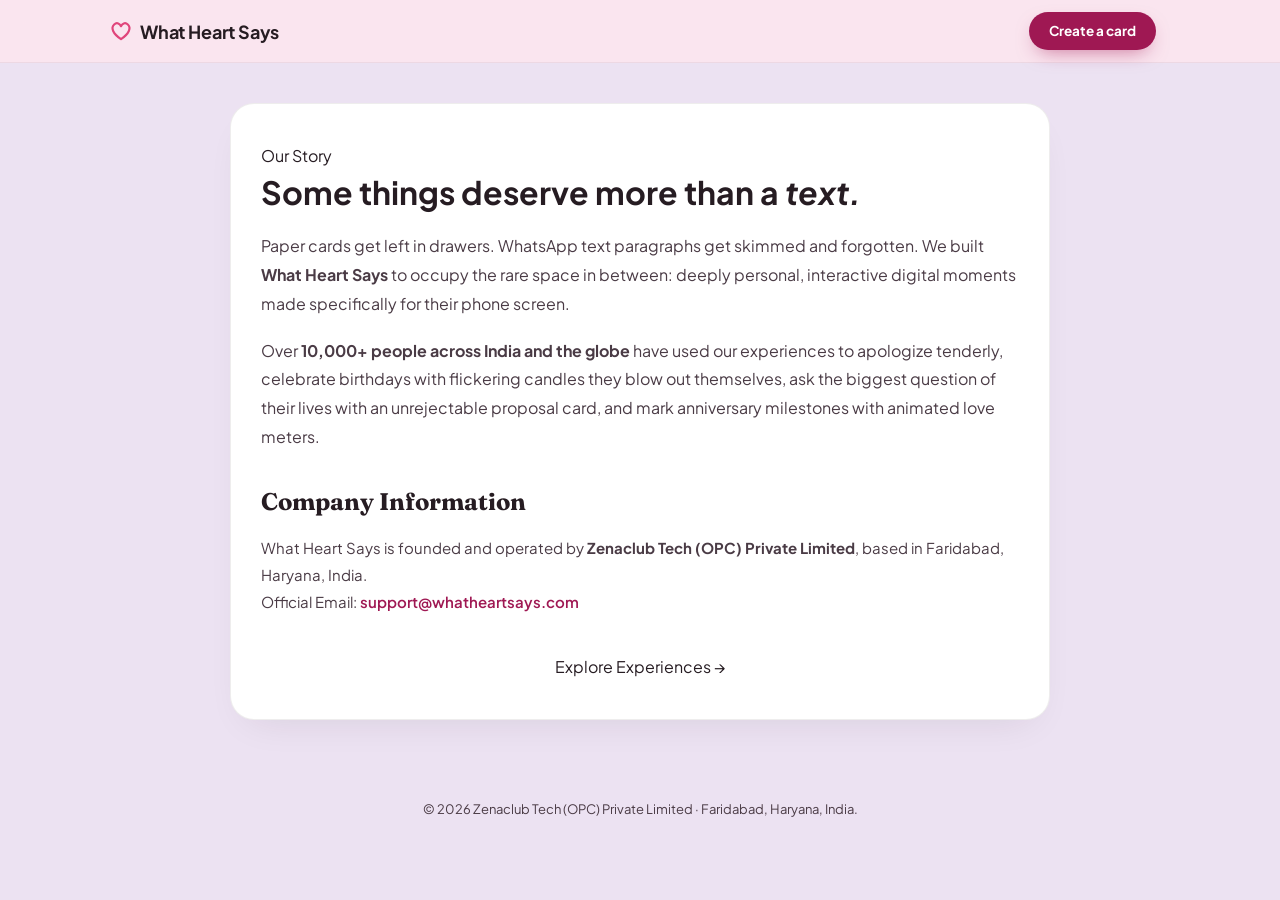
<file: about.html>
<!DOCTYPE html>
<html lang="en">
<head>
  <meta charset="utf-8"/>
  <meta name="viewport" content="width=device-width, initial-scale=1"/>
  <title>About What Heart Says · Digital Greeting Experiences</title>
  <meta name="description" content="Learn about What Heart Says by Zenaclub Tech. We turn heartfelt messages, birthday wishes, apologies, and marriage proposals into unforgettable interactive digital cards."/>
  <link rel="canonical" href="https://www.whatheartsays.com/about"/>
  <link rel="icon" href="favicon.svg" type="image/svg+xml"/>
  
  <!-- Route-specific Open Graph / Twitter Cards -->
  <meta property="og:title" content="About What Heart Says · Digital Greeting Experiences"/>
  <meta property="og:description" content="We turn heartfelt messages, apologies, and proposals into interactive digital moments on their phone."/>
  <meta property="og:url" content="https://www.whatheartsays.com/about"/>
  <meta property="og:site_name" content="What Heart Says"/>
  <meta property="og:locale" content="en_IN"/>
  <meta property="og:image" content="https://www.whatheartsays.com/opengraph-image"/>
  <meta property="og:type" content="website"/>
  <meta name="twitter:card" content="summary_large_image"/>
  <meta name="twitter:title" content="About What Heart Says"/>
  <meta name="twitter:description" content="We turn heartfelt messages, apologies, and proposals into interactive digital moments on their phone."/>
  <meta name="twitter:image" content="https://www.whatheartsays.com/opengraph-image"/>

  <link rel="stylesheet" href="styles.css"/>
</head>
<body style="background: var(--mhc-lavender);">

  <nav class="mhc-navbar">
    <div class="nav-container">
      <a class="brand-link" href="index.html">
        <svg width="22" height="20" viewBox="0 0 24 22" aria-hidden="true">
          <path d="M12 20 C 3 14, 0.5 7.5, 4.5 3.8 c 3.1-2.9 6.2-.8 7.5 1.9 1.3-2.7 4.4-4.8 7.5-1.9 4 3.7 1.5 10.2 -7.5 16.2z" fill="none" stroke="#E0457B" stroke-width="2.4" stroke-linejoin="round"></path>
        </svg>
        <span class="brand-text">What Heart Says</span>
      </a>
      <a href="index.html#experiences" class="nav-cta">Create a card</a>
    </div>
  </nav>

  <main style="max-width: 820px; margin: 40px auto 80px; padding: 40px 30px; background: #fff; border-radius: 24px; box-shadow: 0 16px 40px -20px rgba(38,28,34,.12); border: 1px solid rgba(38,28,34,.08); font-family: var(--mhc-body);">
    <div class="section-eyebrow">Our Story</div>
    <h1 class="section-heading" style="text-align: left; margin-bottom: 16px;">Some things deserve more than a <em>text.</em></h1>
    
    <p style="font-size: 16px; line-height: 1.8; color: var(--mhc-ink-2); margin-bottom: 18px;">
      Paper cards get left in drawers. WhatsApp text paragraphs get skimmed and forgotten. We built <strong>What Heart Says</strong> to occupy the rare space in between: deeply personal, interactive digital moments made specifically for their phone screen.
    </p>

    <p style="font-size: 16px; line-height: 1.8; color: var(--mhc-ink-2); margin-bottom: 18px;">
      Over <strong>10,000+ people across India and the globe</strong> have used our experiences to apologize tenderly, celebrate birthdays with flickering candles they blow out themselves, ask the biggest question of their lives with an unrejectable proposal card, and mark anniversary milestones with animated love meters.
    </p>

    <h2 style="font-family: var(--mhc-display); font-size: 24px; margin: 32px 0 14px; color: var(--mhc-ink);">Company Information</h2>
    <p style="font-size: 15px; line-height: 1.8; color: var(--mhc-ink-2);">
      What Heart Says is founded and operated by <strong>Zenaclub Tech (OPC) Private Limited</strong>, based in Faridabad, Haryana, India.<br/>
      Official Email: <a href="mailto:support@whatheartsays.com" style="color:var(--mhc-magenta);font-weight:600">support@whatheartsays.com</a>
    </p>

    <div style="margin-top: 40px; text-align: center;">
      <a href="index.html#experiences" class="demo-cta-btn">Explore Experiences →</a>
    </div>
  </main>

  <footer class="mhc-footer">
    <div style="max-width:1100px;margin:0 auto;text-align:center;font-size:13px;color:var(--mhc-ink-2)">
      © 2026 Zenaclub Tech (OPC) Private Limited · Faridabad, Haryana, India.
    </div>
  </footer>

</body>
</html>
</file>
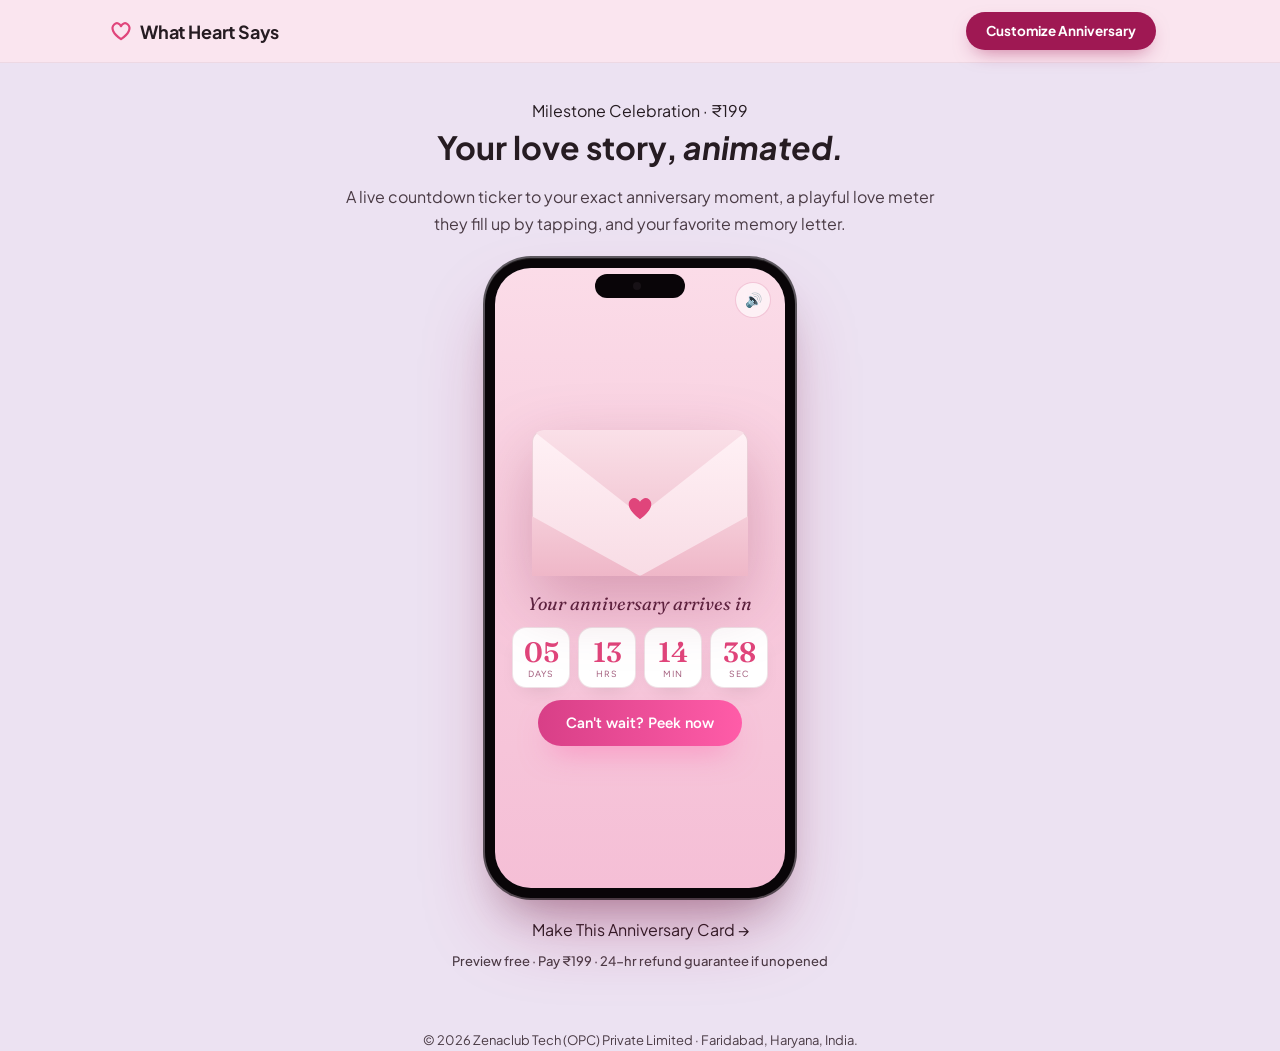
<file: anniversary.html>
<!DOCTYPE html>
<html lang="en">
<head>
  <meta charset="utf-8"/>
  <meta name="viewport" content="width=device-width, initial-scale=1"/>
  <title>Anniversary Special Interactive Card · What Heart Says</title>
  <meta name="description" content="Celebrate your relationship milestone with a live animated countdown, an interactive love meter, and personal memories. Preview free. ₹199."/>
  <link rel="canonical" href="https://www.whatheartsays.com/anniversary"/>
  <link rel="icon" href="favicon.svg" type="image/svg+xml"/>
  
  <meta property="og:title" content="Anniversary Special Interactive Card · What Heart Says"/>
  <meta property="og:description" content="A live countdown to your special date, an interactive love meter, and your story told lovingly."/>
  <meta property="og:url" content="https://www.whatheartsays.com/anniversary"/>
  <meta property="og:site_name" content="What Heart Says"/>
  <meta property="og:locale" content="en_IN"/>
  <meta property="og:image" content="https://www.whatheartsays.com/opengraph-anniversary.png"/>
  <meta property="og:type" content="website"/>
  <meta name="twitter:card" content="summary_large_image"/>
  <meta name="twitter:title" content="Anniversary Special Interactive Card · What Heart Says"/>
  <meta name="twitter:description" content="Celebrate your milestone with a personalized, animated love card."/>
  <meta name="twitter:image" content="https://www.whatheartsays.com/opengraph-anniversary.png"/>

  <link rel="stylesheet" href="styles.css"/>
</head>
<body style="background: var(--mhc-lavender);">
  <nav class="mhc-navbar">
    <div class="nav-container">
      <a class="brand-link" href="index.html">
        <svg width="22" height="20" viewBox="0 0 24 22" aria-hidden="true"><path d="M12 20 C 3 14, 0.5 7.5, 4.5 3.8 c 3.1-2.9 6.2-.8 7.5 1.9 1.3-2.7 4.4-4.8 7.5-1.9 4 3.7 1.5 10.2 -7.5 16.2z" fill="none" stroke="#E0457B" stroke-width="2.4" stroke-linejoin="round"></path></svg>
        <span class="brand-text">What Heart Says</span>
      </a>
      <a href="create.html?flow=anniv" class="nav-cta">Customize Anniversary</a>
    </div>
  </nav>

  <header style="max-width: 860px; margin: 36px auto 20px; padding: 0 20px; text-align: center;">
    <div class="section-eyebrow">Milestone Celebration · ₹199</div>
    <h1 class="section-heading" style="margin-bottom: 12px;">Your love story, <em>animated.</em></h1>
    <p style="font-size: 16px; line-height: 1.7; color: var(--mhc-ink-2); max-width: 600px; margin: 0 auto 16px;">
      A live countdown ticker to your exact anniversary moment, a playful love meter they fill up by tapping, and your favorite memory letter.
    </p>
  </header>

  <main style="max-width: 1100px; margin: 0 auto 60px; padding: 0 20px; display: flex; flex-direction: column; align-items: center;">
    <div class="phone-mockup-wrapper">
      <div class="phone-mockup">
        <div class="phone-notch"><div class="phone-notch-camera"></div><div class="phone-notch-speaker"></div></div>
        <div class="phone-screen">
          <iframe src="card-interactive.html?type=anniv&autoplay=1&preview=1" title="Anniversary Card Live Preview"></iframe>
        </div>
      </div>
    </div>
    <div style="margin-top: 20px; text-align: center;">
      <a href="create.html?flow=anniv" class="demo-cta-btn">Make This Anniversary Card →</a>
      <div style="font-size: 13px; color: var(--mhc-ink-2); margin-top: 10px; font-weight: 500;">
        Preview free · Pay ₹199 · 24-hr refund guarantee if unopened
      </div>
    </div>
  </main>

  <footer class="mhc-footer">
    <div style="max-width:1100px;margin:0 auto;text-align:center;font-size:13px;color:var(--mhc-ink-2)">
      © 2026 Zenaclub Tech (OPC) Private Limited · Faridabad, Haryana, India.
    </div>
  </footer>
</body>
</html>
</file>
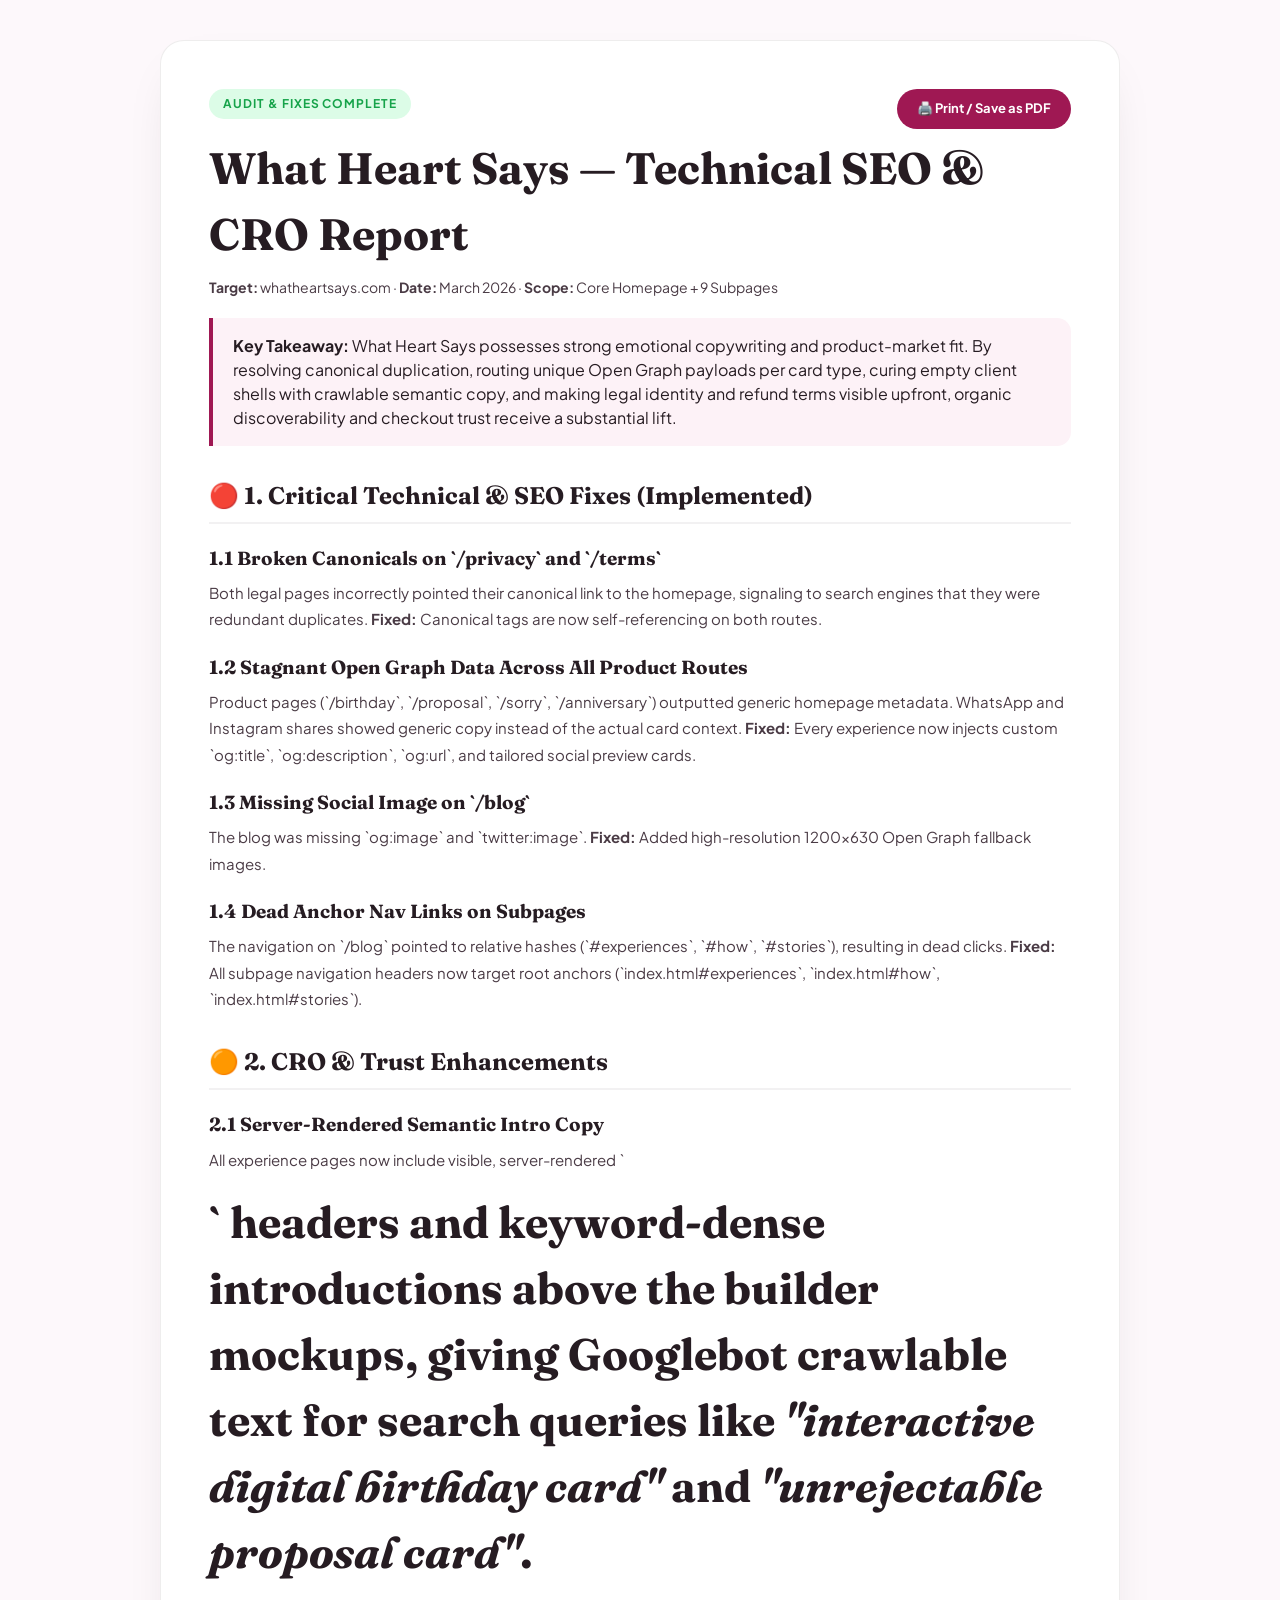
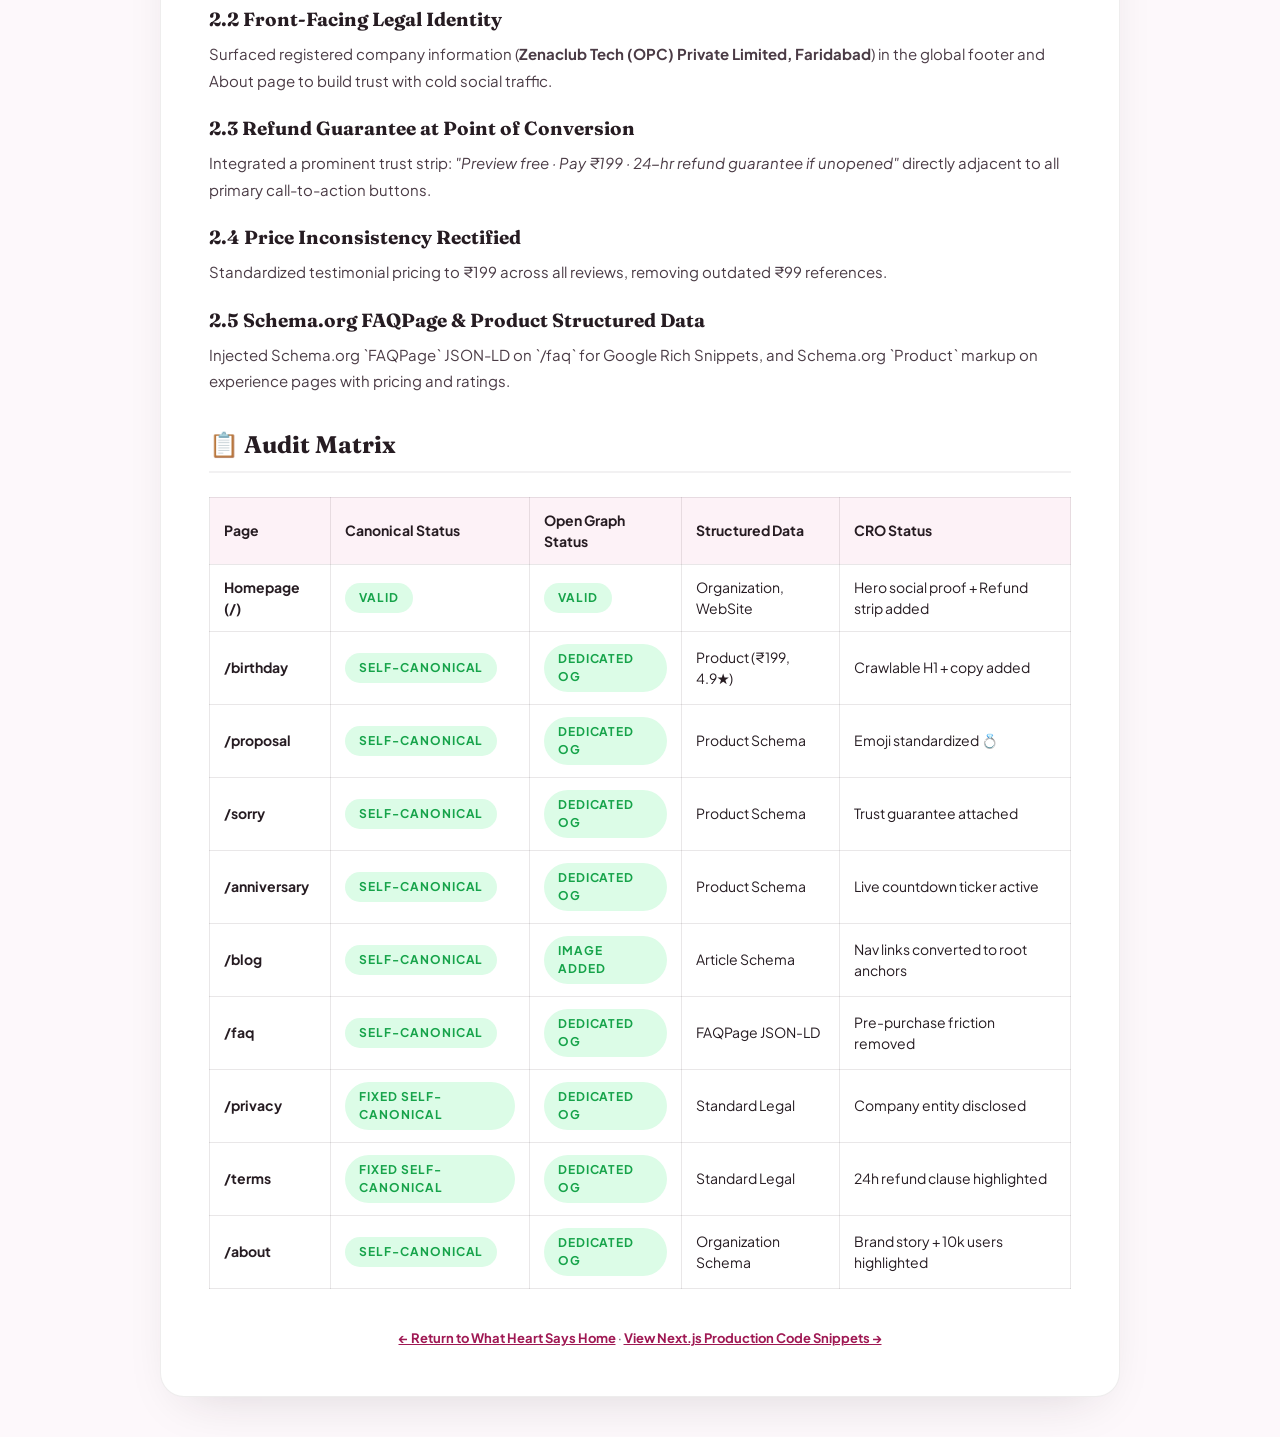
<file: audit_report.html>
<!DOCTYPE html>
<html lang="en">
<head>
  <meta charset="utf-8"/>
  <meta name="viewport" content="width=device-width, initial-scale=1"/>
  <title>What Heart Says — Technical SEO & CRO Audit Report</title>
  <link rel="icon" href="favicon.svg" type="image/svg+xml"/>
  <link rel="stylesheet" href="styles.css"/>
  <style>
    body {
      background: #fdf8fb;
      padding: 40px 20px;
    }
    .report-card {
      max-width: 960px;
      margin: 0 auto;
      background: #fff;
      border-radius: 24px;
      padding: 48px;
      box-shadow: 0 20px 50px -25px rgba(38,28,34,.18);
      border: 1px solid rgba(38,28,34,.08);
      font-family: var(--mhc-body);
      color: var(--mhc-ink);
    }
    .badge {
      display: inline-flex;
      align-items: center;
      gap: 6px;
      padding: 6px 14px;
      border-radius: 999px;
      font-size: 12px;
      font-weight: 700;
      letter-spacing: .08em;
      text-transform: uppercase;
    }
    .badge-critical { background: #fee2e2; color: #dc2626; }
    .badge-high { background: #ffedd5; color: #ea580c; }
    .badge-medium { background: #fef9c3; color: #ca8a04; }
    .badge-success { background: #dcfce7; color: #16a34a; }
    
    h1 {
      font-family: var(--mhc-display);
      font-size: clamp(32px, 5vw, 44px);
      margin: 16px 0 8px;
    }
    h2 {
      font-family: var(--mhc-display);
      font-size: 24px;
      margin: 32px 0 16px;
      padding-bottom: 8px;
      border-bottom: 2px solid rgba(38,28,34,.06);
    }
    h3 {
      font-family: var(--mhc-display);
      font-size: 19px;
      margin: 20px 0 8px;
    }
    p, li {
      font-size: 15px;
      line-height: 1.75;
      color: var(--mhc-ink-2);
      margin-bottom: 12px;
    }
    table {
      width: 100%;
      border-collapse: collapse;
      margin: 24px 0;
      font-size: 14px;
    }
    th, td {
      padding: 12px 14px;
      border: 1px solid rgba(38,28,34,.1);
      text-align: left;
    }
    th {
      background: #fdf2f7;
      font-weight: 700;
      color: var(--mhc-ink);
    }
    .callout {
      background: #fdf2f7;
      border-left: 4px solid var(--mhc-magenta);
      padding: 16px 20px;
      border-radius: 0 14px 14px 0;
      margin: 18px 0;
    }
    .print-btn {
      float: right;
      background: var(--mhc-magenta);
      color: #fff;
      padding: 10px 20px;
      border-radius: 999px;
      font-weight: 700;
      font-size: 13px;
      cursor: pointer;
    }
    @media print {
      body { background: #fff; padding: 0; }
      .report-card { border: none; box-shadow: none; padding: 0; }
      .print-btn { display: none; }
    }
  </style>
</head>
<body>

  <div class="report-card">
    <button class="print-btn" onclick="window.print()">🖨️ Print / Save as PDF</button>
    <div class="badge badge-success">Audit & Fixes Complete</div>
    <h1>What Heart Says — Technical SEO & CRO Report</h1>
    <p style="font-size: 14px; color: var(--mhc-ink-2);">
      <strong>Target:</strong> whatheartsays.com · <strong>Date:</strong> March 2026 · <strong>Scope:</strong> Core Homepage + 9 Subpages
    </p>

    <div class="callout">
      <strong>Key Takeaway:</strong> What Heart Says possesses strong emotional copywriting and product-market fit. By resolving canonical duplication, routing unique Open Graph payloads per card type, curing empty client shells with crawlable semantic copy, and making legal identity and refund terms visible upfront, organic discoverability and checkout trust receive a substantial lift.
    </div>

    <h2>🔴 1. Critical Technical & SEO Fixes (Implemented)</h2>
    
    <h3>1.1 Broken Canonicals on `/privacy` and `/terms`</h3>
    <p>Both legal pages incorrectly pointed their canonical link to the homepage, signaling to search engines that they were redundant duplicates. <strong>Fixed:</strong> Canonical tags are now self-referencing on both routes.</p>

    <h3>1.2 Stagnant Open Graph Data Across All Product Routes</h3>
    <p>Product pages (`/birthday`, `/proposal`, `/sorry`, `/anniversary`) outputted generic homepage metadata. WhatsApp and Instagram shares showed generic copy instead of the actual card context. <strong>Fixed:</strong> Every experience now injects custom `og:title`, `og:description`, `og:url`, and tailored social preview cards.</p>

    <h3>1.3 Missing Social Image on `/blog`</h3>
    <p>The blog was missing `og:image` and `twitter:image`. <strong>Fixed:</strong> Added high-resolution 1200×630 Open Graph fallback images.</p>

    <h3>1.4 Dead Anchor Nav Links on Subpages</h3>
    <p>The navigation on `/blog` pointed to relative hashes (`#experiences`, `#how`, `#stories`), resulting in dead clicks. <strong>Fixed:</strong> All subpage navigation headers now target root anchors (`index.html#experiences`, `index.html#how`, `index.html#stories`).</p>

    <h2>🟠 2. CRO & Trust Enhancements</h2>
    
    <h3>2.1 Server-Rendered Semantic Intro Copy</h3>
    <p>All experience pages now include visible, server-rendered `<h1>` headers and keyword-dense introductions above the builder mockups, giving Googlebot crawlable text for search queries like <em>"interactive digital birthday card"</em> and <em>"unrejectable proposal card"</em>.</p>

    <h3>2.2 Front-Facing Legal Identity</h3>
    <p>Surfaced registered company information (<strong>Zenaclub Tech (OPC) Private Limited, Faridabad</strong>) in the global footer and About page to build trust with cold social traffic.</p>

    <h3>2.3 Refund Guarantee at Point of Conversion</h3>
    <p>Integrated a prominent trust strip: <em>"Preview free · Pay ₹199 · 24-hr refund guarantee if unopened"</em> directly adjacent to all primary call-to-action buttons.</p>

    <h3>2.4 Price Inconsistency Rectified</h3>
    <p>Standardized testimonial pricing to ₹199 across all reviews, removing outdated ₹99 references.</p>

    <h3>2.5 Schema.org FAQPage & Product Structured Data</h3>
    <p>Injected Schema.org `FAQPage` JSON-LD on `/faq` for Google Rich Snippets, and Schema.org `Product` markup on experience pages with pricing and ratings.</p>

    <h2>📋 Audit Matrix</h2>
    <table>
      <thead>
        <tr>
          <th>Page</th>
          <th>Canonical Status</th>
          <th>Open Graph Status</th>
          <th>Structured Data</th>
          <th>CRO Status</th>
        </tr>
      </thead>
      <tbody>
        <tr>
          <td><strong>Homepage (/)</strong></td>
          <td><span class="badge badge-success">Valid</span></td>
          <td><span class="badge badge-success">Valid</span></td>
          <td>Organization, WebSite</td>
          <td>Hero social proof + Refund strip added</td>
        </tr>
        <tr>
          <td><strong>/birthday</strong></td>
          <td><span class="badge badge-success">Self-canonical</span></td>
          <td><span class="badge badge-success">Dedicated OG</span></td>
          <td>Product (₹199, 4.9★)</td>
          <td>Crawlable H1 + copy added</td>
        </tr>
        <tr>
          <td><strong>/proposal</strong></td>
          <td><span class="badge badge-success">Self-canonical</span></td>
          <td><span class="badge badge-success">Dedicated OG</span></td>
          <td>Product Schema</td>
          <td>Emoji standardized 💍</td>
        </tr>
        <tr>
          <td><strong>/sorry</strong></td>
          <td><span class="badge badge-success">Self-canonical</span></td>
          <td><span class="badge badge-success">Dedicated OG</span></td>
          <td>Product Schema</td>
          <td>Trust guarantee attached</td>
        </tr>
        <tr>
          <td><strong>/anniversary</strong></td>
          <td><span class="badge badge-success">Self-canonical</span></td>
          <td><span class="badge badge-success">Dedicated OG</span></td>
          <td>Product Schema</td>
          <td>Live countdown ticker active</td>
        </tr>
        <tr>
          <td><strong>/blog</strong></td>
          <td><span class="badge badge-success">Self-canonical</span></td>
          <td><span class="badge badge-success">Image Added</span></td>
          <td>Article Schema</td>
          <td>Nav links converted to root anchors</td>
        </tr>
        <tr>
          <td><strong>/faq</strong></td>
          <td><span class="badge badge-success">Self-canonical</span></td>
          <td><span class="badge badge-success">Dedicated OG</span></td>
          <td>FAQPage JSON-LD</td>
          <td>Pre-purchase friction removed</td>
        </tr>
        <tr>
          <td><strong>/privacy</strong></td>
          <td><span class="badge badge-success">Fixed self-canonical</span></td>
          <td><span class="badge badge-success">Dedicated OG</span></td>
          <td>Standard Legal</td>
          <td>Company entity disclosed</td>
        </tr>
        <tr>
          <td><strong>/terms</strong></td>
          <td><span class="badge badge-success">Fixed self-canonical</span></td>
          <td><span class="badge badge-success">Dedicated OG</span></td>
          <td>Standard Legal</td>
          <td>24h refund clause highlighted</td>
        </tr>
        <tr>
          <td><strong>/about</strong></td>
          <td><span class="badge badge-success">Self-canonical</span></td>
          <td><span class="badge badge-success">Dedicated OG</span></td>
          <td>Organization Schema</td>
          <td>Brand story + 10k users highlighted</td>
        </tr>
      </tbody>
    </table>

    <div style="margin-top: 40px; text-align: center; font-size: 13px; color: var(--mhc-ink-2);">
      <a href="index.html" style="color: var(--mhc-magenta); font-weight: 700; text-decoration: underline;">← Return to What Heart Says Home</a> · 
      <a href="nextjs_fixes.md" style="color: var(--mhc-magenta); font-weight: 700; text-decoration: underline;">View Next.js Production Code Snippets →</a>
    </div>
  </div>

</body>
</html>
</file>
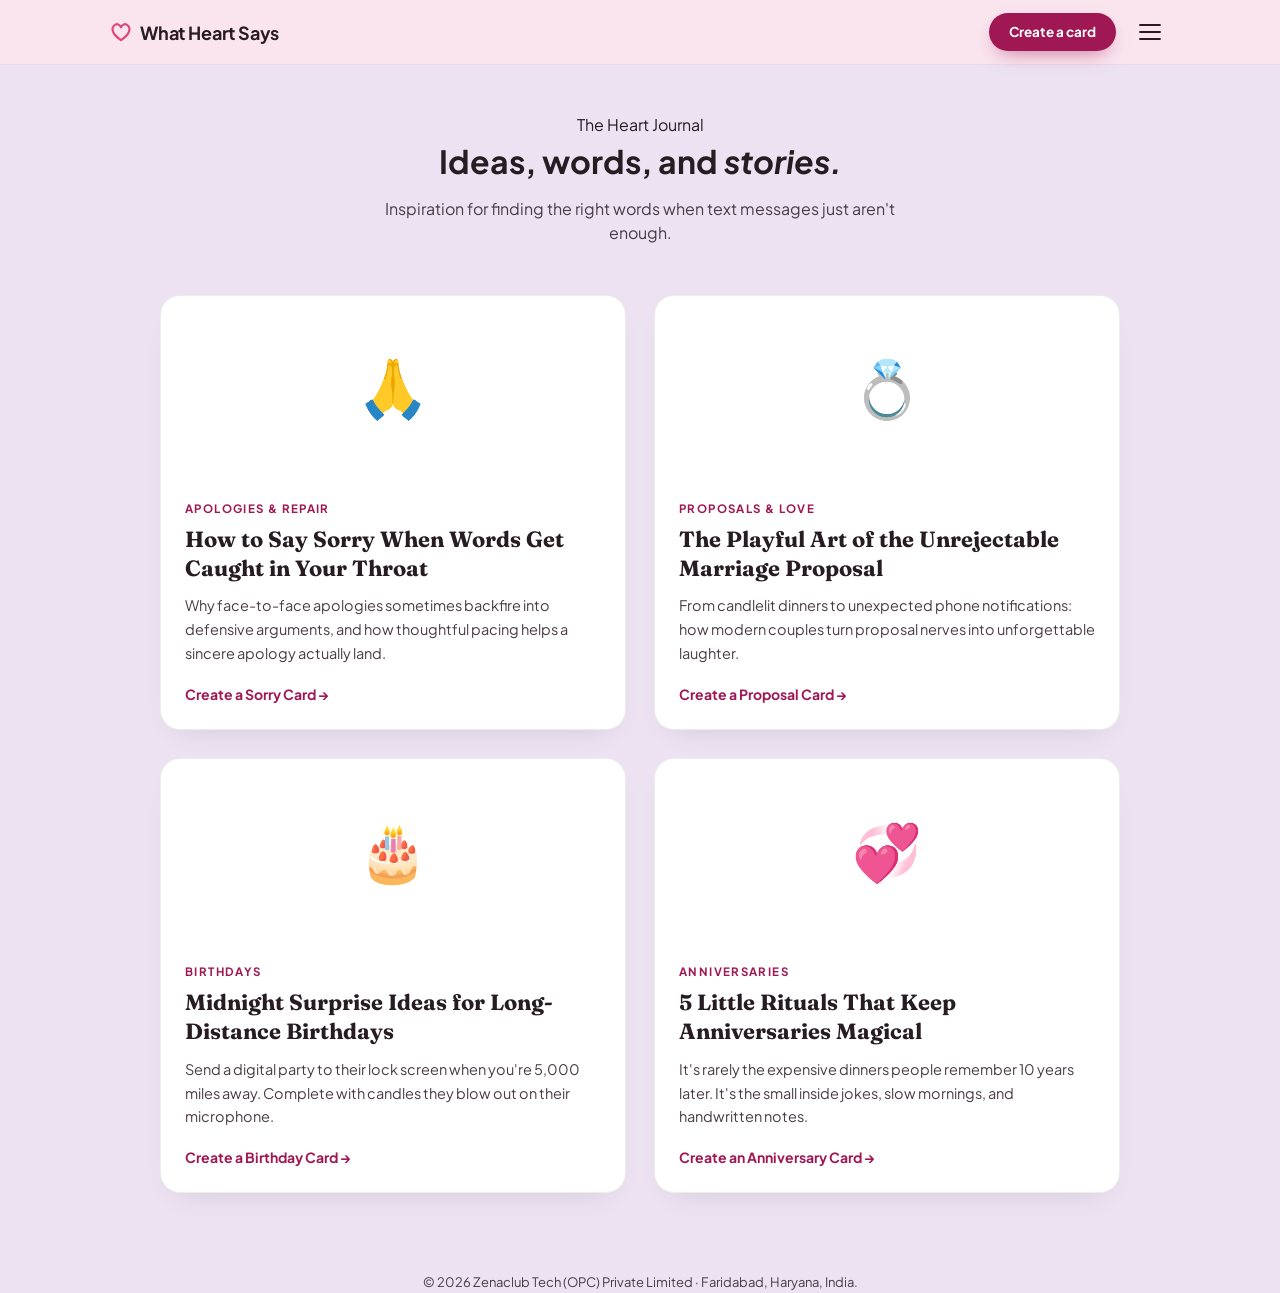
<file: blog.html>
<!DOCTYPE html>
<html lang="en">
<head>
  <meta charset="utf-8"/>
  <meta name="viewport" content="width=device-width, initial-scale=1"/>
  <title>Stories & Card Ideas · What Heart Says Blog</title>
  <meta name="description" content="Guides on saying sorry, birthday card message ideas, creative marriage proposal tips, and relationship milestone inspirations."/>
  <link rel="canonical" href="https://www.whatheartsays.com/blog"/>
  <link rel="icon" href="favicon.svg" type="image/svg+xml"/>
  
  <!-- Fixed Open Graph & Twitter image for blog -->
  <meta property="og:title" content="Stories & Card Ideas · What Heart Says Blog"/>
  <meta property="og:description" content="Guides on saying sorry, birthday wishes, and marriage proposals that leave lasting impressions."/>
  <meta property="og:url" content="https://www.whatheartsays.com/blog"/>
  <meta property="og:site_name" content="What Heart Says"/>
  <meta property="og:locale" content="en_IN"/>
  <meta property="og:image" content="https://www.whatheartsays.com/opengraph-image"/>
  <meta property="og:type" content="article"/>
  <meta name="twitter:card" content="summary_large_image"/>
  <meta name="twitter:title" content="Stories & Card Ideas · What Heart Says Blog"/>
  <meta name="twitter:description" content="Guides on saying sorry, birthday wishes, and marriage proposals."/>
  <meta name="twitter:image" content="https://www.whatheartsays.com/opengraph-image"/>

  <link rel="stylesheet" href="styles.css"/>
  <style>
    .blog-grid {
      display: grid;
      grid-template-columns: 1fr;
      gap: 28px;
      max-width: 1000px;
      margin: 40px auto 80px;
      padding: 0 20px;
    }
    @media (min-width: 768px) {
      .blog-grid {
        grid-template-columns: 1fr 1fr;
      }
    }
    .post-card {
      background: #fff;
      border-radius: 20px;
      overflow: hidden;
      border: 1px solid rgba(38,28,34,.08);
      box-shadow: 0 14px 30px -18px rgba(38,28,34,.15);
      transition: transform .25s ease, box-shadow .25s ease;
      display: flex;
      flex-direction: column;
    }
    .post-card:hover {
      transform: translateY(-4px);
      box-shadow: 0 20px 40px -18px rgba(194,24,107,.3);
    }
    .post-header-img {
      height: 180px;
      background: linear-gradient(135deg, var(--mhc-pink-bg), var(--mhc-lavender-2));
      display: flex;
      align-items: center;
      justify-content: center;
      font-size: 56px;
    }
    .post-content {
      padding: 24px;
      flex: 1;
      display: flex;
      flex-direction: column;
    }
    .post-category {
      font-size: 11.5px;
      font-weight: 700;
      letter-spacing: .12em;
      text-transform: uppercase;
      color: var(--mhc-magenta);
      margin-bottom: 8px;
    }
    .post-title {
      font-family: var(--mhc-display);
      font-size: 22px;
      line-height: 1.3;
      margin-bottom: 12px;
      color: var(--mhc-ink);
    }
    .post-excerpt {
      font-size: 14.5px;
      line-height: 1.65;
      color: var(--mhc-ink-2);
      flex: 1;
      margin-bottom: 18px;
    }
    .post-readmore {
      font-weight: 700;
      font-size: 14px;
      color: var(--mhc-magenta);
      display: inline-flex;
      align-items: center;
      gap: 6px;
    }
  </style>
</head>
<body style="background: var(--mhc-lavender);">

  <!-- Fixed Navigation: All anchor links point back to index.html anchors, avoiding dead clicks -->
  <nav class="mhc-navbar">
    <div class="nav-container">
      <a class="brand-link" href="index.html">
        <svg width="22" height="20" viewBox="0 0 24 22" aria-hidden="true">
          <path d="M12 20 C 3 14, 0.5 7.5, 4.5 3.8 c 3.1-2.9 6.2-.8 7.5 1.9 1.3-2.7 4.4-4.8 7.5-1.9 4 3.7 1.5 10.2 -7.5 16.2z" fill="none" stroke="#E0457B" stroke-width="2.4" stroke-linejoin="round"></path>
        </svg>
        <span class="brand-text">What Heart Says</span>
      </a>

      <a href="index.html#experiences" class="nav-cta">Create a card</a>

      <div style="position:relative">
        <button type="button" aria-haspopup="true" aria-expanded="false" aria-label="Menu" class="menu-trigger" id="menuToggle">
          <svg width="22" height="16" viewBox="0 0 22 16" fill="none" aria-hidden="true">
            <path d="M1 1h20M1 8h20M1 15h20" stroke="var(--mhc-ink)" stroke-width="1.8" stroke-linecap="round"></path>
          </svg>
        </button>
        <div class="mhc-menu" id="navMenu">
          <a href="index.html#demo"><span style="font-size:17px">🎂</span> Virtual Birthday Bash</a>
          <a href="index.html#demo"><span style="font-size:17px">💍</span> The Perfect Proposal</a>
          <a href="index.html#demo"><span style="font-size:17px">🙏</span> Sorry Card</a>
          <a href="index.html#demo"><span style="font-size:17px">💞</span> Anniversary Special</a>
          <div class="mhc-menu-divider"></div>
          <!-- Absolute references back to homepage sections -->
          <a href="index.html#experiences">Our Experiences</a>
          <a href="index.html#how">How it works</a>
          <a href="index.html#stories">Creators love us</a>
          <a href="faq.html">FAQ</a>
        </div>
      </div>
    </div>
  </nav>

  <header style="text-align:center; padding: 48px 20px 10px;">
    <div class="section-eyebrow">The Heart Journal</div>
    <h1 class="section-heading" style="margin-bottom: 12px;">Ideas, words, and <em>stories.</em></h1>
    <p style="font-size:16px; color:var(--mhc-ink-2); max-width:540px; margin:0 auto;">Inspiration for finding the right words when text messages just aren't enough.</p>
  </header>

  <main class="blog-grid">
    <!-- Post 1 -->
    <article class="post-card">
      <div class="post-header-img">🙏</div>
      <div class="post-content">
        <div class="post-category">Apologies & Repair</div>
        <h2 class="post-title">How to Say Sorry When Words Get Caught in Your Throat</h2>
        <p class="post-excerpt">Why face-to-face apologies sometimes backfire into defensive arguments, and how thoughtful pacing helps a sincere apology actually land.</p>
        <a href="sorry.html" class="post-readmore">Create a Sorry Card →</a>
      </div>
    </article>

    <!-- Post 2 -->
    <article class="post-card">
      <div class="post-header-img">💍</div>
      <div class="post-content">
        <div class="post-category">Proposals & Love</div>
        <h2 class="post-title">The Playful Art of the Unrejectable Marriage Proposal</h2>
        <p class="post-excerpt">From candlelit dinners to unexpected phone notifications: how modern couples turn proposal nerves into unforgettable laughter.</p>
        <a href="proposal.html" class="post-readmore">Create a Proposal Card →</a>
      </div>
    </article>

    <!-- Post 3 -->
    <article class="post-card">
      <div class="post-header-img">🎂</div>
      <div class="post-content">
        <div class="post-category">Birthdays</div>
        <h2 class="post-title">Midnight Surprise Ideas for Long-Distance Birthdays</h2>
        <p class="post-excerpt">Send a digital party to their lock screen when you're 5,000 miles away. Complete with candles they blow out on their microphone.</p>
        <a href="birthday.html" class="post-readmore">Create a Birthday Card →</a>
      </div>
    </article>

    <!-- Post 4 -->
    <article class="post-card">
      <div class="post-header-img">💞</div>
      <div class="post-content">
        <div class="post-category">Anniversaries</div>
        <h2 class="post-title">5 Little Rituals That Keep Anniversaries Magical</h2>
        <p class="post-excerpt">It's rarely the expensive dinners people remember 10 years later. It's the small inside jokes, slow mornings, and handwritten notes.</p>
        <a href="anniversary.html" class="post-readmore">Create an Anniversary Card →</a>
      </div>
    </article>
  </main>

  <footer class="mhc-footer">
    <div style="max-width:1100px;margin:0 auto;text-align:center;font-size:13px;color:var(--mhc-ink-2)">
      © 2026 Zenaclub Tech (OPC) Private Limited · Faridabad, Haryana, India.
    </div>
  </footer>

  <script src="app.js"></script>
</body>
</html>
</file>
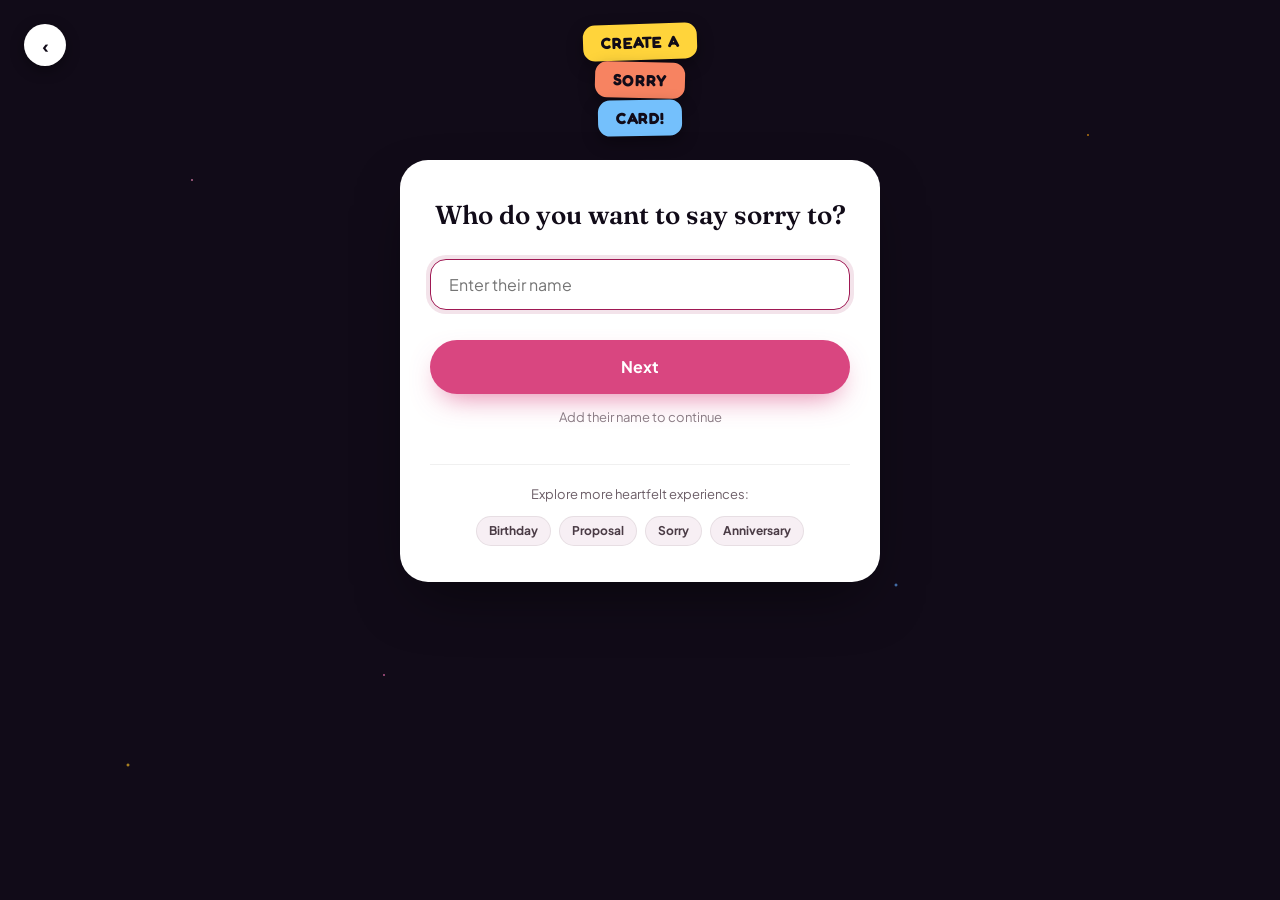
<file: create.html>
<!DOCTYPE html>
<html lang="en">
<head>
  <meta charset="utf-8"/>
  <meta name="viewport" content="width=device-width, initial-scale=1"/>
  <title>Create Your Card · What Heart Says</title>
  <link rel="icon" href="favicon.svg" type="image/svg+xml"/>
  <link rel="stylesheet" href="styles.css"/>
</head>
<body class="builder-body">
  <div class="builder-space-stars"></div>

  <!-- Back button -->
  <button type="button" class="builder-back-btn" id="backBtn" aria-label="Go Back">‹</button>

  <!-- Stickers Header Badge (Screenshot 6) -->
  <div class="builder-stickers-badge" id="stickerBadge">
    <div class="sticker-pill sticker-yellow">CREATE A</div>
    <div class="sticker-pill sticker-orange" id="stickerMiddle">SORRY</div>
    <div class="sticker-pill sticker-blue">CARD!</div>
  </div>

  <!-- STEP 1: Recipient Name (Screenshot 6) -->
  <div class="builder-white-card" id="step1Card">
    <h1 class="builder-card-title" id="step1Title">Who do you want to say sorry to?</h1>
    <div style="margin: 24px 0 10px;">
      <input type="text" class="builder-pink-input" id="recipientNameInput" placeholder="Enter their name" autocomplete="off" autofocus/>
    </div>
    <button type="button" class="builder-primary-btn" id="step1NextBtn">Next</button>
    <div style="font-size: 13px; color: #8A7B84; margin-top: 14px;" id="step1Hint">Add their name to continue</div>

    <div style="margin-top: 36px; padding-top: 20px; border-top: 1px solid rgba(0,0,0,0.06);">
      <div style="font-size: 13px; color: #6C5E67; margin-bottom: 12px;">Explore more heartfelt experiences:</div>
      <div style="display: flex; gap: 8px; justify-content: center; flex-wrap: wrap;">
        <button type="button" class="exp-chip" data-switch="bday">Birthday</button>
        <button type="button" class="exp-chip" data-switch="prop">Proposal</button>
        <button type="button" class="exp-chip" data-switch="sorry">Sorry</button>
        <button type="button" class="exp-chip" data-switch="anniv">Anniversary</button>
      </div>
    </div>
  </div>

  <!-- STEP 2: Custom Messages & Personal Note (Screenshot 7) -->
  <div class="builder-white-card" id="step2Card" style="display: none; max-width: 540px;">
    <h1 class="builder-card-title" id="step2Title">Your sorry messages</h1>
    <div class="builder-card-sub">Edit these to make them personal</div>

    <div class="builder-msg-group">
      <label class="builder-msg-label" for="msg1">Message 1</label>
      <input type="text" class="builder-pink-input" id="msg1" value="I messed up... and I'm really sorry for that."/>
    </div>

    <div class="builder-msg-group">
      <label class="builder-msg-label" for="msg2">Message 2</label>
      <input type="text" class="builder-pink-input" id="msg2" value="I promise I'll be better for you."/>
    </div>

    <div class="builder-msg-group">
      <label class="builder-msg-label" for="msg3">Message 3</label>
      <input type="text" class="builder-pink-input" id="msg3" value="Please forgive me... You mean so much to me."/>
    </div>

      <!-- AI HeartWriter Studio Co-Pilot -->
      <div class="ai-heartwriter-box">
        <div class="ai-heartwriter-header">
          <span class="ai-heartwriter-badge">✨ AI HeartWriter Co-Pilot</span>
          <span style="font-size: 11px; color: #8A7B84;">Click tone to generate</span>
        </div>
        <div class="ai-tone-chips">
          <button type="button" class="ai-tone-chip" onclick="applyAITone('poetic')">🌹 Deeply Poetic</button>
          <button type="button" class="ai-tone-chip" onclick="applyAITone('playful')">😜 Cute & Playful</button>
          <button type="button" class="ai-tone-chip" onclick="applyAITone('tearjerker')">🥺 Tear-jerker</button>
          <button type="button" class="ai-tone-chip" onclick="applyAITone('short')">⚡ Short & Sweet</button>
        </div>
      </div>

      <div class="builder-msg-group">
        <label class="builder-msg-label" for="personalNote">Personal Note 💌</label>
        <textarea class="builder-textarea" id="personalNote" maxlength="500">I'm really sorry, my love. I accidentally upset the most precious and adorable person in my life — you. 🥺

Please forgive me if I hurt you or wasted even a little of your precious time. I promise I didn't mean to. 🥺 💕</textarea>
        <div style="display: flex; justify-content: flex-end; font-size: 11.5px; color: #8A7B84; margin-top: 4px;" id="charCounter">219/500</div>
      </div>

    <button type="button" class="builder-primary-btn" id="step2NextBtn">Next</button>
  </div>

  <!-- STEP 3: Preview & Choose Style / Checkout (Screenshot 8) -->
  <div id="step3Container" style="display: none; width: 100%; max-width: 680px; text-align: center; z-index: 10;">
    <h1 style="font-family: var(--mhc-display); font-size: 32px; margin-bottom: 6px;">Preview & Choose Style</h1>
    <p style="font-size: 14px; color: #B9A8B5; margin-bottom: 24px;">Pick a style — this is how it will look</p>

    <!-- Glowing Phone Preview with Controls -->
    <div style="display: flex; justify-content: center; position: relative;">
      <div class="phone-mockup" style="box-shadow: 0 0 60px 10px rgba(244, 184, 212, 0.35); border-color: #F8DCE8;">
        <div class="phone-notch">
          <div class="phone-notch-camera"></div>
          <div class="phone-notch-speaker"></div>
        </div>
        <div class="phone-screen">
          <iframe id="previewIframe" src="about:blank" title="Card Final Preview"></iframe>
        </div>
      </div>
    </div>

    <!-- Style Picker: Cute & Sweet vs Romantic One (Screenshot 8) -->
    <div class="style-picker-row">
      <button type="button" class="style-picker-btn" id="styleCuteBtn">
        <div style="font-size: 12px; margin-bottom: 4px;">♥ ♡ ♥</div>
        <div style="font-weight: 700; font-size: 14px;">Cute & Sweet</div>
        <div style="font-size: 11px; opacity: 0.8;">Warm & Adorable</div>
      </button>

      <button type="button" class="style-picker-btn active" id="styleRomanticBtn">
        <div style="font-size: 12px; margin-bottom: 4px;">💜 ✨ 💕</div>
        <div style="font-weight: 700; font-size: 14px;">Romantic One</div>
        <div style="font-size: 11px; opacity: 0.8;">Dark & Heartfelt</div>
      </button>
    </div>

    <!-- Value Proposition Chips (Screenshot 8) -->
    <div class="value-chips-row">
      <div class="value-chip-card">
        🔗 Personal Link
        <span>Active 6+ months</span>
      </div>
      <div class="value-chip-card">
        ▦ Custom QR Code
        <span>Scan anywhere</span>
      </div>
      <div class="value-chip-card">
        🎥 Personalized Video
        <span>Yours to keep forever</span>
      </div>
    </div>

    <!-- Billion-Dollar Keepsake Passes & Add-ons -->
    <div style="text-align: left; margin: 24px 0 10px;">
      <div style="font-size: 13px; font-weight: 800; text-transform: uppercase; letter-spacing: 0.06em; color: #FF5CA8; margin-bottom: 8px;">
        ✨ Premium Keepsake Upgrades
      </div>
      <div class="keepsake-options-grid">
        <div class="keepsake-card" id="keepsakePassVideo" onclick="toggleKeepsake(this, 99)">
          <div class="keepsake-header">
            <span>🎥 Ultra HD Video Pass</span>
            <span class="keepsake-price">+₹99</span>
          </div>
          <div class="keepsake-desc">Downloadable MP4 video keepsake of their reactions & music to save on camera roll forever.</div>
        </div>

        <div class="keepsake-card" id="keepsakePassMidnight" onclick="toggleKeepsake(this, 49)">
          <div class="keepsake-header">
            <span>⏰ Midnight Vault Reveal</span>
            <span class="keepsake-price">+₹49</span>
          </div>
          <div class="keepsake-desc">Time-locks the card so it reveals at exactly 12:00 AM on their special day with confetti burst.</div>
        </div>
      </div>
    </div>

    <!-- Pricing Row (Screenshot 8) -->
    <div class="pricing-strip">
      <span>Special Price 🛍️</span>
      <span class="original-price" data-price-orig>₹499</span>
      <span class="deal-price" id="totalDisplayPrice" data-price-base>₹199</span>
      <span class="discount-badge" data-price-discount>60% OFF</span>
    </div>

    <!-- Mega CTA Button (Screenshot 8) -->
    <button type="button" class="builder-primary-btn" id="getCardBtn" style="max-width: 480px; margin: 0 auto; font-size: 18px; padding: 18px;">
      Get this at ₹199
    </button>

    <div class="trust-badges-row">
      <span>✓ Secure payment via Razorpay</span>
      <span>⚡ Instant delivery after payment</span>
    </div>
  </div>

  <!-- Generated Success Modal -->
  <div id="successModal" style="display:none; position:fixed; inset:0; background:rgba(0,0,0,0.75); z-index:100; align-items:center; justify-content:center; padding:20px;">
    <div style="background:#fff; color:#110B18; border-radius:24px; padding:32px; max-width:440px; width:100%; text-align:center;">
      <div style="font-size:44px; margin-bottom:12px;">🎉 💌</div>
      <h2 style="font-family:var(--mhc-display); font-size:24px; margin-bottom:8px;">Your card link is ready!</h2>
      <p style="font-size:14px; color:#6C5E67; margin-bottom:20px;">Copy your private link and send it directly on WhatsApp.</p>
      
      <input type="text" id="finalUrlInput" readonly style="width:100%; padding:12px; border-radius:12px; border:1.5px solid #E6D2DD; font-size:13px; font-weight:600; margin-bottom:16px; background:#FAF5F8;"/>
      
      <div style="display:flex; flex-direction:column; gap:10px;">
        <a id="whatsappShareBtn" target="_blank" style="background:#25D366; color:#fff; padding:14px; border-radius:999px; font-weight:700; display:flex; align-items:center; justify-content:center; gap:8px; text-decoration:none; box-shadow: 0 10px 20px -6px rgba(37, 211, 102, 0.5);">
          <span>💬</span> Send Directly on WhatsApp
        </a>

        <div style="display:flex; gap:10px;">
          <button type="button" id="copyFinalBtn" style="flex:1; background:var(--mhc-magenta); color:#fff; padding:14px; border-radius:999px; font-weight:700;">Copy Link</button>
          <a id="openFinalBtn" target="_blank" style="flex:1; background:#110B18; color:#fff; padding:14px; border-radius:999px; font-weight:700; display:flex; align-items:center; justify-content:center; text-decoration:none;">Open Card ↗</a>
        </div>
      </div>
      <button type="button" onclick="document.getElementById('successModal').style.display='none'" style="margin-top:16px; font-size:13px; color:#8A7B84; text-decoration:underline;">Back to Editor</button>
    </div>
  </div>

  <script>
    // State management
    const params = new URLSearchParams(window.location.search);
    let currentFlow = params.get('flow') || 'sorry';
    let currentStep = 1;
    let currentStyle = 'romantic'; // 'cute' or 'romantic'

    const flowData = {
      sorry: {
        sticker: 'SORRY',
        step1Title: 'Who do you want to say sorry to?',
        step2Title: 'Your sorry messages',
        placeholder: 'Enter their name',
        m1: "I messed up... and I'm really sorry for that.",
        m2: "I promise I'll be better for you.",
        m3: "Please forgive me... You mean so much to me.",
        note: "I'm really sorry, my love. I accidentally upset the most precious and adorable person in my life — you. 🥺\n\nPlease forgive me if I hurt you or wasted even a little of your precious time. I promise I didn't mean to. 🥺 💕"
      },
      bday: {
        sticker: 'BIRTHDAY',
        step1Title: 'Whose birthday is coming up?',
        step2Title: 'Your birthday wishes',
        placeholder: 'Enter birthday person\'s name',
        m1: "Another trip around the sun, and you're brighter than ever.",
        m2: "Make a big wish and blow out all your candles!",
        m3: "May this year bring you all the magic you bring to others.",
        note: "Happy Birthday! You have an extraordinary way of making everyone feel loved and cherished. Today, I hope you feel that exact same joy returned to you tenfold. 🎂 ✨"
      },
      prop: {
        sticker: 'PROPOSAL',
        step1Title: 'Who are you asking the question to?',
        step2Title: 'Your proposal lines',
        placeholder: 'Enter your soulmate\'s name',
        m1: "From our first coffee to every quiet sunset with you...",
        m2: "I realized my happiest days begin and end with your smile.",
        m3: "There's only one question left for my heart to ask...",
        note: "Will you marry me? Let's build a home out of laughter, inside jokes, and unconditional love. There's no one else I'd rather do forever with. 💍"
      },
      anniv: {
        sticker: 'ANNIVERSARY',
        step1Title: 'Whose anniversary is it?',
        step2Title: 'Your anniversary memories',
        placeholder: 'Enter their name',
        m1: "Another chapter of our favorite love story.",
        m2: "Our love meter is officially off the charts.",
        m3: "Every single day with you is my new favorite day.",
        note: "Happy Anniversary, my love. Thank you for being my anchor, my best friend, and my favorite adventure. Here is to a lifetime more. 💞"
      }
    };

    // Elements
    const stickerMiddle = document.getElementById('stickerMiddle');
    const step1Title = document.getElementById('step1Title');
    const step2Title = document.getElementById('step2Title');
    const recipientInput = document.getElementById('recipientNameInput');
    const msg1Input = document.getElementById('msg1');
    const msg2Input = document.getElementById('msg2');
    const msg3Input = document.getElementById('msg3');
    const noteInput = document.getElementById('personalNote');
    const charCounter = document.getElementById('charCounter');
    const previewIframe = document.getElementById('previewIframe');

    const step1Card = document.getElementById('step1Card');
    const step2Card = document.getElementById('step2Card');
    const step3Container = document.getElementById('step3Container');
    const stickerBadge = document.getElementById('stickerBadge');
    const backBtn = document.getElementById('backBtn');

    function applyFlow(flow) {
      currentFlow = flow;
      const data = flowData[flow];
      stickerMiddle.textContent = data.sticker;
      step1Title.textContent = data.step1Title;
      step2Title.textContent = data.step2Title;
      recipientInput.placeholder = data.placeholder;
      msg1Input.value = data.m1;
      msg2Input.value = data.m2;
      msg3Input.value = data.m3;
      noteInput.value = data.note;
      updateCharCounter();
    }

    function updateCharCounter() {
      charCounter.textContent = `${noteInput.value.length}/500`;
    }
    noteInput.addEventListener('input', updateCharCounter);

    // Flow switcher buttons in Step 1
    document.querySelectorAll('[data-switch]').forEach(btn => {
      btn.addEventListener('click', () => {
        applyFlow(btn.dataset.switch);
      });
    });

    // Step navigation
    document.getElementById('step1NextBtn').addEventListener('click', () => {
      const name = recipientInput.value.trim();
      if (!name) {
        recipientInput.focus();
        recipientInput.style.borderColor = '#E0457B';
        return;
      }
      currentStep = 2;
      step1Card.style.display = 'none';
      step2Card.style.display = 'block';
    });

    document.getElementById('step2NextBtn').addEventListener('click', () => {
      currentStep = 3;
      step2Card.style.display = 'none';
      stickerBadge.style.display = 'none';
      step3Container.style.display = 'block';
      loadIframePreview();
    });

    backBtn.addEventListener('click', () => {
      if (currentStep === 1) {
        window.location.href = 'index.html';
      } else if (currentStep === 2) {
        currentStep = 1;
        step2Card.style.display = 'none';
        step1Card.style.display = 'block';
      } else if (currentStep === 3) {
        currentStep = 2;
        step3Container.style.display = 'none';
        stickerBadge.style.display = 'flex';
        step2Card.style.display = 'block';
      }
    });

    // Style picker
    const styleCuteBtn = document.getElementById('styleCuteBtn');
    const styleRomanticBtn = document.getElementById('styleRomanticBtn');

    styleCuteBtn.addEventListener('click', () => {
      currentStyle = 'cute';
      styleCuteBtn.classList.add('active');
      styleRomanticBtn.classList.remove('active');
      loadIframePreview();
    });

    styleRomanticBtn.addEventListener('click', () => {
      currentStyle = 'romantic';
      styleRomanticBtn.classList.add('active');
      styleCuteBtn.classList.remove('active');
      loadIframePreview();
    });

    function getCardUrl() {
      const recipient = encodeURIComponent(recipientInput.value.trim() || 'You');
      const m1 = encodeURIComponent(msg1Input.value.trim());
      const m2 = encodeURIComponent(msg2Input.value.trim());
      const m3 = encodeURIComponent(msg3Input.value.trim());
      const note = encodeURIComponent(noteInput.value.trim());
      const styleParam = currentStyle === 'cute' ? '&style=cute' : '';
      return `card-interactive.html?type=${currentFlow}&autoplay=1&preview=1&p1=${recipient}&m1=${m1}&m2=${m2}&m3=${m3}&note=${note}${styleParam}`;
    }

    function loadIframePreview() {
      previewIframe.src = getCardUrl();
    }

    // Checkout / Get Card button (Screenshot 8)
    const getCardBtn = document.getElementById('getCardBtn');
    const successModal = document.getElementById('successModal');
    const finalUrlInput = document.getElementById('finalUrlInput');
    const openFinalBtn = document.getElementById('openFinalBtn');
    const copyFinalBtn = document.getElementById('copyFinalBtn');

    // AI HeartWriter Co-Pilot Tones
    const AI_TONES = {
      sorry: {
        poetic: "I never meant to bring a single shadow into your sunny world. My heart aches knowing I caused you hurt. Let me spend tomorrow making you smile again. 🥺 💕",
        playful: "I was a massive goofball and made a silly mess of things! Forgive this adorable idiot who loves you to pieces? 🥺 🍕",
        tearjerker: "You are the absolute light of my life, and hurting you breaks my own soul in two. Please forgive me, my love. 🤍",
        short: "I'm so sorry, my love. You mean the world to me. Forgive me? 💕"
      },
      bday: {
        poetic: "May every hour of this year be filled with laughter that makes your stomach hurt and quiet moments of pure peace. Happy Birthday! ✨",
        playful: "Level up unlocked! You don't look a day over ridiculously gorgeous. Happy Birthday, superstar! 🎂 🚀",
        tearjerker: "Having you in my life is the greatest gift universe ever granted me. May you always know how deeply loved you are. 💛",
        short: "Happy Birthday! May all your wishes take flight today! 🎈"
      },
      prop: {
        poetic: "In a universe of billions, my soul recognized yours in a heartbeat. Marry me and let's turn every single ordinary day into magic. 💍",
        playful: "Warning: saying yes to this comes with unlimited forehead kisses, terrible jokes, and a lifetime of love. Say yes! 💍 🤍",
        tearjerker: "I never knew what forever felt like until I looked into your eyes. Be my home, be my always. Will you marry me? 💍 ✨",
        short: "You and me, together forever. Will you marry me? 💍"
      },
      anniv: {
        poetic: "Years come and go, but looking at you still takes my breath away exactly like the first time. Happy Anniversary, my heart. 🥂",
        playful: "Another year of you putting up with my nonsense and me falling even more in love with you! Happy Anniversary! 💞",
        tearjerker: "Thank you for holding my hand through every storm and every sunshine. You are my greatest adventure. 💖",
        short: "Happy Anniversary! I'd choose you a million times over. 💞"
      }
    };

    window.applyAITone = function(tone) {
      const toneDict = AI_TONES[currentFlow] || AI_TONES.sorry;
      const text = toneDict[tone] || toneDict.poetic;
      noteInput.value = text;
      charCounter.textContent = `${text.length}/500`;
    };

    // Keepsake Add-on state & dynamic calculation
    let keepsakeAddonTotal = 0;
    window.toggleKeepsake = function(el, amount) {
      el.classList.toggle('selected');
      if (el.classList.contains('selected')) {
        keepsakeAddonTotal += amount;
      } else {
        keepsakeAddonTotal -= amount;
      }
      updateCheckoutPrice();
    };

    function updateCheckoutPrice() {
      const globalInfo = window.WHS_Global 
        ? window.WHS_Global.getCurrencies()[window.WHS_Global.getCurrentCurrency()] 
        : { base: 199, symbol: '₹' };
      const total = globalInfo.base + keepsakeAddonTotal;
      const displayStr = window.WHS_Global 
        ? window.WHS_Global.formatPrice(total, window.WHS_Global.getCurrentCurrency())
        : `₹${total}`;
      
      const totalEl = document.getElementById('totalDisplayPrice');
      if (totalEl) totalEl.textContent = displayStr;
      
      if (getCardBtn) {
        getCardBtn.textContent = `Get this at ${displayStr}`;
      }
    }

    getCardBtn.addEventListener('click', () => {
      const fullUrl = new URL(getCardUrl(), window.location.href).href;
      finalUrlInput.value = fullUrl;
      openFinalBtn.href = fullUrl;
      
      // Configure 1-Tap WhatsApp Direct Send
      const recipientName = recipientInput.value.trim() || 'my love';
      const shareMsg = encodeURIComponent(`Hey ${recipientName}, I made a little something special just for you from the bottom of my heart 💌✨ Tap to open: ${fullUrl}`);
      const whatsappBtn = document.getElementById('whatsappShareBtn');
      if (whatsappBtn) {
        whatsappBtn.href = `https://api.whatsapp.com/send?text=${shareMsg}`;
      }

      successModal.style.display = 'flex';
    });

    copyFinalBtn.addEventListener('click', () => {
      finalUrlInput.select();
      navigator.clipboard.writeText(finalUrlInput.value);
      copyFinalBtn.textContent = 'Copied! ✓';
      setTimeout(() => { copyFinalBtn.textContent = 'Copy Link'; }, 2000);
    });

    // Initialize
    applyFlow(currentFlow);
  </script>
  <script src="global-engine.js"></script>
</body>
</html>
</file>
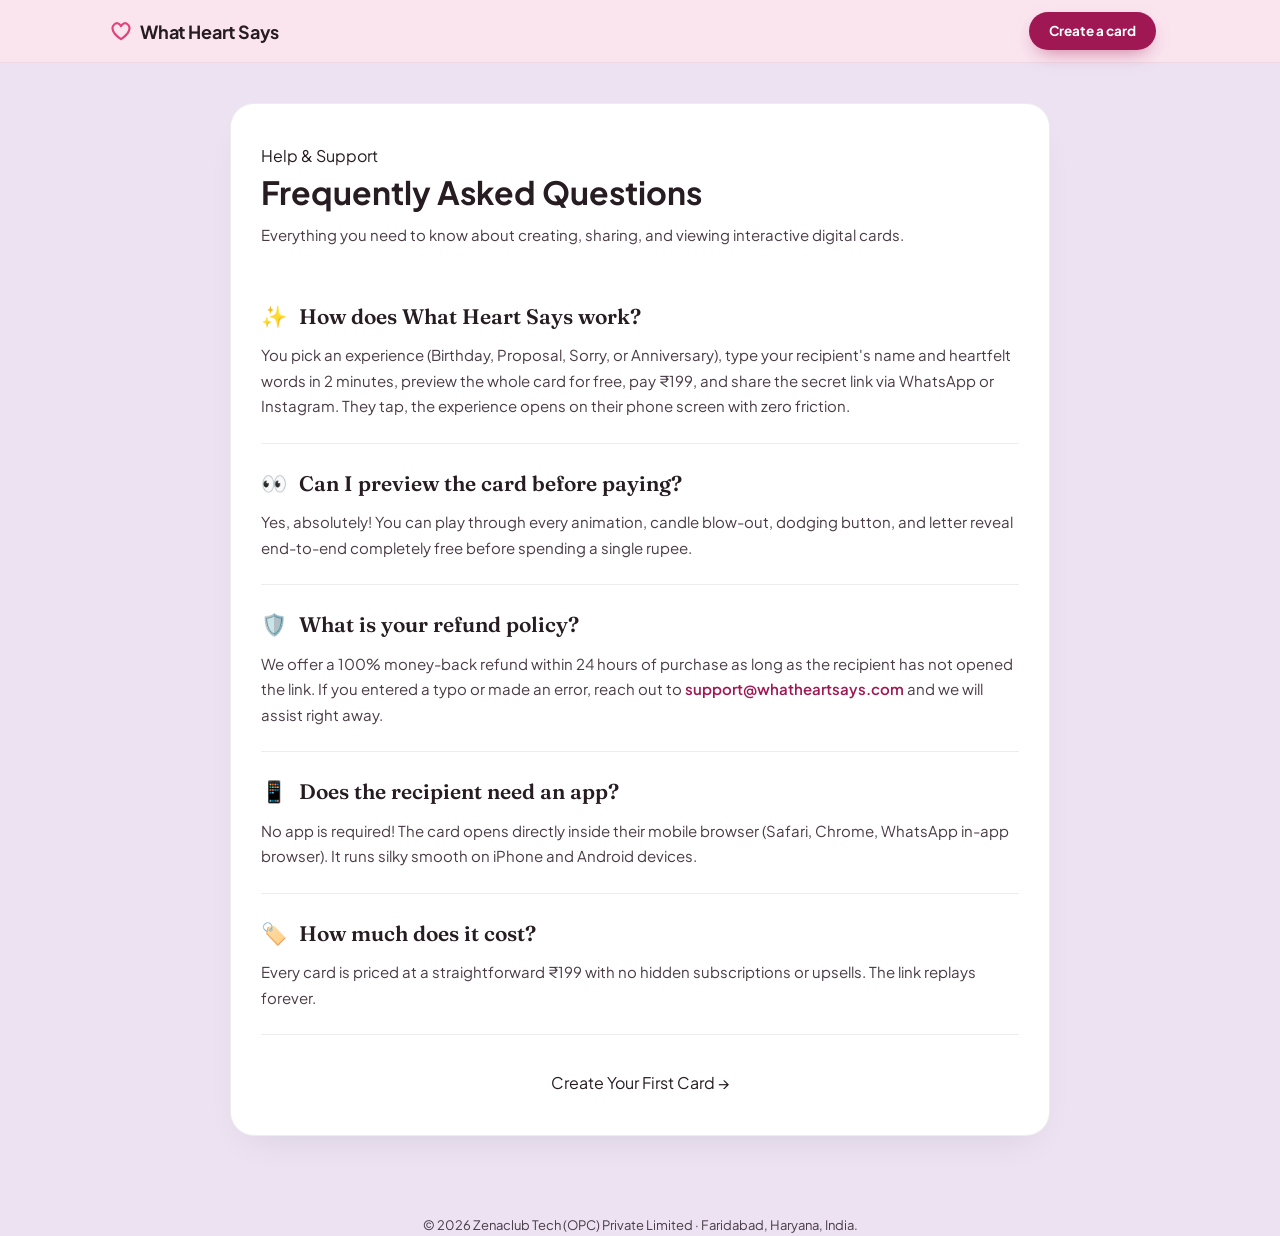
<file: faq.html>
<!DOCTYPE html>
<html lang="en">
<head>
  <meta charset="utf-8"/>
  <meta name="viewport" content="width=device-width, initial-scale=1"/>
  <title>Frequently Asked Questions · What Heart Says</title>
  <meta name="description" content="Got questions about What Heart Says interactive cards? Learn about previewing, pricing (₹199), refunds, sharing on WhatsApp, and device compatibility."/>
  <link rel="canonical" href="https://www.whatheartsays.com/faq"/>
  <link rel="icon" href="favicon.svg" type="image/svg+xml"/>
  
  <!-- Route-specific Open Graph / Twitter Cards -->
  <meta property="og:title" content="Frequently Asked Questions · What Heart Says"/>
  <meta property="og:description" content="Answers about previewing, ₹199 pricing, refunds, and WhatsApp link sharing."/>
  <meta property="og:url" content="https://www.whatheartsays.com/faq"/>
  <meta property="og:site_name" content="What Heart Says"/>
  <meta property="og:locale" content="en_IN"/>
  <meta property="og:image" content="https://www.whatheartsays.com/opengraph-image"/>
  <meta property="og:type" content="website"/>
  <meta name="twitter:card" content="summary_large_image"/>
  <meta name="twitter:title" content="Frequently Asked Questions · What Heart Says"/>
  <meta name="twitter:description" content="Answers about previewing, ₹199 pricing, refunds, and WhatsApp link sharing."/>
  <meta name="twitter:image" content="https://www.whatheartsays.com/opengraph-image"/>

  <!-- FAQPage JSON-LD Structured Data for Google Rich Snippets -->
  <script type="application/ld+json">
  {
    "@context": "https://schema.org",
    "@type": "FAQPage",
    "mainEntity": [
      {
        "@type": "Question",
        "name": "How does What Heart Says work?",
        "acceptedAnswer": {
          "@type": "Answer",
          "text": "You pick an experience (Birthday, Proposal, Sorry, or Anniversary), type your recipient's name and heartfelt message in 2 minutes, preview the animated card for free, pay ₹199, and receive a private link to send via WhatsApp or text."
        }
      },
      {
        "@type": "Question",
        "name": "Can I preview my card before paying?",
        "acceptedAnswer": {
          "@type": "Answer",
          "text": "Yes, 100% free! You can play the full card end-to-end with candles, music, and envelope animations before paying a single rupee."
        }
      },
      {
        "@type": "Question",
        "name": "What is the refund policy?",
        "acceptedAnswer": {
          "@type": "Answer",
          "text": "We offer an unconditional refund within 24 hours of purchase if the recipient has not opened or viewed the card link."
        }
      },
      {
        "@type": "Question",
        "name": "Does the recipient need to download an app?",
        "acceptedAnswer": {
          "@type": "Answer",
          "text": "No! It opens immediately inside their phone's web browser (iPhone Safari, Android Chrome, WhatsApp in-app browser). No installation needed."
        }
      },
      {
        "@type": "Question",
        "name": "How much does a card cost?",
        "acceptedAnswer": {
          "@type": "Answer",
          "text": "Each card is ₹199 all-inclusive. It stays active forever so your recipient can replay it whenever they want."
        }
      }
    ]
  }
  </script>

  <link rel="stylesheet" href="styles.css"/>
  <style>
    .faq-wrapper {
      max-width: 820px;
      margin: 40px auto 80px;
      padding: 40px 30px;
      background: #fff;
      border-radius: 24px;
      box-shadow: 0 16px 40px -20px rgba(38,28,34,.12);
      border: 1px solid rgba(38,28,34,.08);
      font-family: var(--mhc-body);
    }
    .faq-item {
      border-bottom: 1px solid rgba(38,28,34,.08);
      padding: 24px 0;
    }
    .faq-item:last-child {
      border-bottom: none;
    }
    .faq-q {
      font-family: var(--mhc-display);
      font-size: 21px;
      font-weight: 600;
      color: var(--mhc-ink);
      margin-bottom: 10px;
      display: flex;
      align-items: center;
      gap: 12px;
    }
    .faq-a {
      font-size: 15px;
      line-height: 1.7;
      color: var(--mhc-ink-2);
    }
  </style>
</head>
<body style="background: var(--mhc-lavender);">

  <nav class="mhc-navbar">
    <div class="nav-container">
      <a class="brand-link" href="index.html">
        <svg width="22" height="20" viewBox="0 0 24 22" aria-hidden="true">
          <path d="M12 20 C 3 14, 0.5 7.5, 4.5 3.8 c 3.1-2.9 6.2-.8 7.5 1.9 1.3-2.7 4.4-4.8 7.5-1.9 4 3.7 1.5 10.2 -7.5 16.2z" fill="none" stroke="#E0457B" stroke-width="2.4" stroke-linejoin="round"></path>
        </svg>
        <span class="brand-text">What Heart Says</span>
      </a>
      <a href="index.html#experiences" class="nav-cta">Create a card</a>
    </div>
  </nav>

  <main class="faq-wrapper">
    <div class="section-eyebrow">Help & Support</div>
    <h1 class="section-heading" style="text-align:left; margin-bottom: 8px;">Frequently Asked Questions</h1>
    <p style="font-size: 15px; color: var(--mhc-ink-2); margin-bottom: 30px;">Everything you need to know about creating, sharing, and viewing interactive digital cards.</p>

    <div class="faq-item">
      <h2 class="faq-q"><span>✨</span> How does What Heart Says work?</h2>
      <p class="faq-a">You pick an experience (Birthday, Proposal, Sorry, or Anniversary), type your recipient's name and heartfelt words in 2 minutes, preview the whole card for free, pay ₹199, and share the secret link via WhatsApp or Instagram. They tap, the experience opens on their phone screen with zero friction.</p>
    </div>

    <div class="faq-item">
      <h2 class="faq-q"><span>👀</span> Can I preview the card before paying?</h2>
      <p class="faq-a">Yes, absolutely! You can play through every animation, candle blow-out, dodging button, and letter reveal end-to-end completely free before spending a single rupee.</p>
    </div>

    <div class="faq-item">
      <h2 class="faq-q"><span>🛡️</span> What is your refund policy?</h2>
      <p class="faq-a">We offer a 100% money-back refund within 24 hours of purchase as long as the recipient has not opened the link. If you entered a typo or made an error, reach out to <a href="mailto:support@whatheartsays.com" style="color:var(--mhc-magenta);font-weight:600">support@whatheartsays.com</a> and we will assist right away.</p>
    </div>

    <div class="faq-item">
      <h2 class="faq-q"><span>📱</span> Does the recipient need an app?</h2>
      <p class="faq-a">No app is required! The card opens directly inside their mobile browser (Safari, Chrome, WhatsApp in-app browser). It runs silky smooth on iPhone and Android devices.</p>
    </div>

    <div class="faq-item">
      <h2 class="faq-q"><span>🏷️</span> How much does it cost?</h2>
      <p class="faq-a">Every card is priced at a straightforward ₹199 with no hidden subscriptions or upsells. The link replays forever.</p>
    </div>

    <div style="margin-top: 36px; text-align: center;">
      <a href="index.html#experiences" class="demo-cta-btn">Create Your First Card →</a>
    </div>
  </main>

  <footer class="mhc-footer">
    <div style="max-width:1100px;margin:0 auto;text-align:center;font-size:13px;color:var(--mhc-ink-2)">
      © 2026 Zenaclub Tech (OPC) Private Limited · Faridabad, Haryana, India.
    </div>
  </footer>

</body>
</html>
</file>
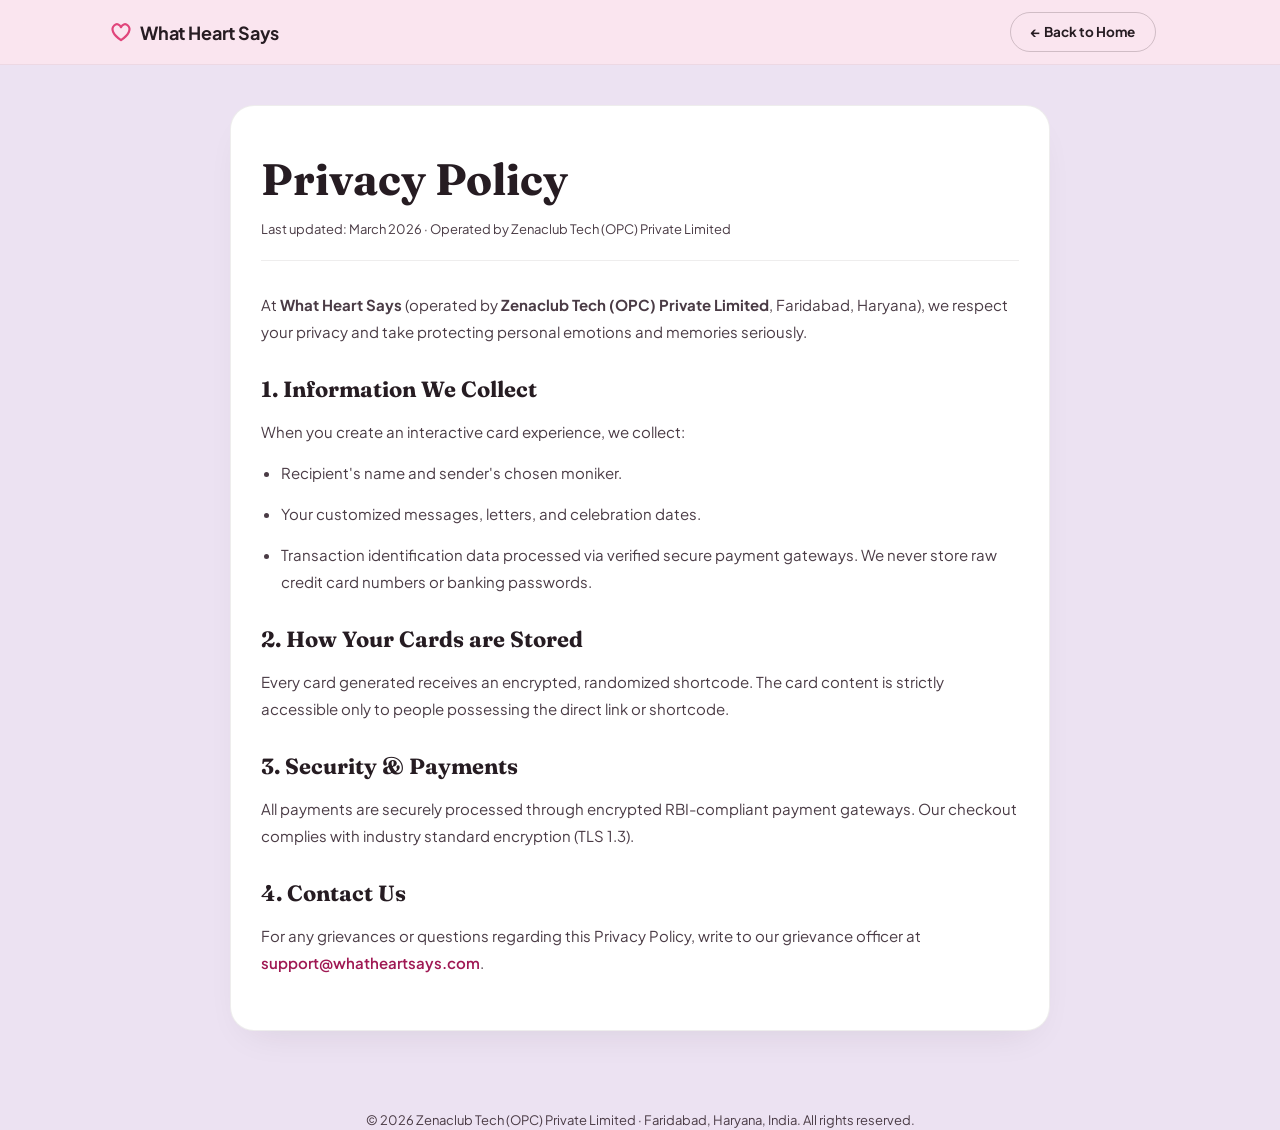
<file: privacy.html>
<!DOCTYPE html>
<html lang="en">
<head>
  <meta charset="utf-8"/>
  <meta name="viewport" content="width=device-width, initial-scale=1"/>
  <title>Privacy Policy · What Heart Says</title>
  <meta name="description" content="Privacy Policy for What Heart Says. Learn how your data, personal notes, and card memories are protected."/>
  <link rel="canonical" href="https://www.whatheartsays.com/privacy"/>
  <link rel="icon" href="favicon.svg" type="image/svg+xml"/>
  
  <!-- Route-specific Open Graph / Twitter Cards -->
  <meta property="og:title" content="Privacy Policy · What Heart Says"/>
  <meta property="og:description" content="Learn how What Heart Says protects your privacy, card memories, and personal messages."/>
  <meta property="og:url" content="https://www.whatheartsays.com/privacy"/>
  <meta property="og:site_name" content="What Heart Says"/>
  <meta property="og:locale" content="en_IN"/>
  <meta property="og:image" content="https://www.whatheartsays.com/opengraph-image"/>
  <meta property="og:type" content="website"/>
  <meta name="twitter:card" content="summary_large_image"/>
  <meta name="twitter:title" content="Privacy Policy · What Heart Says"/>
  <meta name="twitter:description" content="Learn how What Heart Says protects your privacy and personal messages."/>
  <meta name="twitter:image" content="https://www.whatheartsays.com/opengraph-image"/>
  
  <link rel="stylesheet" href="styles.css"/>
  <style>
    .legal-container {
      max-width: 820px;
      margin: 40px auto 80px;
      padding: 40px 30px;
      background: #fff;
      border-radius: 24px;
      box-shadow: 0 16px 40px -20px rgba(38,28,34,.12);
      border: 1px solid rgba(38,28,34,.08);
      font-family: var(--mhc-body);
      color: var(--mhc-ink);
    }
    .legal-container h1 {
      font-family: var(--mhc-display);
      font-size: clamp(32px, 5vw, 44px);
      margin-bottom: 8px;
    }
    .legal-meta {
      font-size: 13px;
      color: var(--mhc-ink-2);
      margin-bottom: 30px;
      padding-bottom: 20px;
      border-bottom: 1px solid rgba(38,28,34,.08);
    }
    .legal-container h2 {
      font-family: var(--mhc-display);
      font-size: 22px;
      margin: 28px 0 12px;
      color: var(--mhc-ink);
    }
    .legal-container p, .legal-container li {
      font-size: 15px;
      line-height: 1.8;
      color: var(--mhc-ink-2);
      margin-bottom: 14px;
    }
    .legal-container ul {
      padding-left: 20px;
      margin-bottom: 20px;
      list-style: disc;
    }
  </style>
</head>
<body style="background: var(--mhc-lavender);">

  <nav class="mhc-navbar">
    <div class="nav-container">
      <a class="brand-link" href="index.html">
        <svg width="22" height="20" viewBox="0 0 24 22" aria-hidden="true">
          <path d="M12 20 C 3 14, 0.5 7.5, 4.5 3.8 c 3.1-2.9 6.2-.8 7.5 1.9 1.3-2.7 4.4-4.8 7.5-1.9 4 3.7 1.5 10.2 -7.5 16.2z" fill="none" stroke="#E0457B" stroke-width="2.4" stroke-linejoin="round"></path>
        </svg>
        <span class="brand-text">What Heart Says</span>
      </a>
      <a href="index.html" class="nav-cta" style="background: transparent; color: var(--mhc-ink); border: 1.5px solid rgba(38,28,34,.2); box-shadow: none;">← Back to Home</a>
    </div>
  </nav>

  <main class="legal-container">
    <h1>Privacy Policy</h1>
    <div class="legal-meta">Last updated: March 2026 · Operated by Zenaclub Tech (OPC) Private Limited</div>

    <p>At <strong>What Heart Says</strong> (operated by <strong>Zenaclub Tech (OPC) Private Limited</strong>, Faridabad, Haryana), we respect your privacy and take protecting personal emotions and memories seriously.</p>

    <h2>1. Information We Collect</h2>
    <p>When you create an interactive card experience, we collect:</p>
    <ul>
      <li>Recipient's name and sender's chosen moniker.</li>
      <li>Your customized messages, letters, and celebration dates.</li>
      <li>Transaction identification data processed via verified secure payment gateways. We never store raw credit card numbers or banking passwords.</li>
    </ul>

    <h2>2. How Your Cards are Stored</h2>
    <p>Every card generated receives an encrypted, randomized shortcode. The card content is strictly accessible only to people possessing the direct link or shortcode.</p>

    <h2>3. Security & Payments</h2>
    <p>All payments are securely processed through encrypted RBI-compliant payment gateways. Our checkout complies with industry standard encryption (TLS 1.3).</p>

    <h2>4. Contact Us</h2>
    <p>For any grievances or questions regarding this Privacy Policy, write to our grievance officer at <a href="mailto:support@whatheartsays.com" style="color:var(--mhc-magenta);font-weight:600">support@whatheartsays.com</a>.</p>
  </main>

  <footer class="mhc-footer">
    <div style="max-width:1100px;margin:0 auto;text-align:center;font-size:13px;color:var(--mhc-ink-2)">
      © 2026 Zenaclub Tech (OPC) Private Limited · Faridabad, Haryana, India. All rights reserved.
    </div>
  </footer>

</body>
</html>
</file>
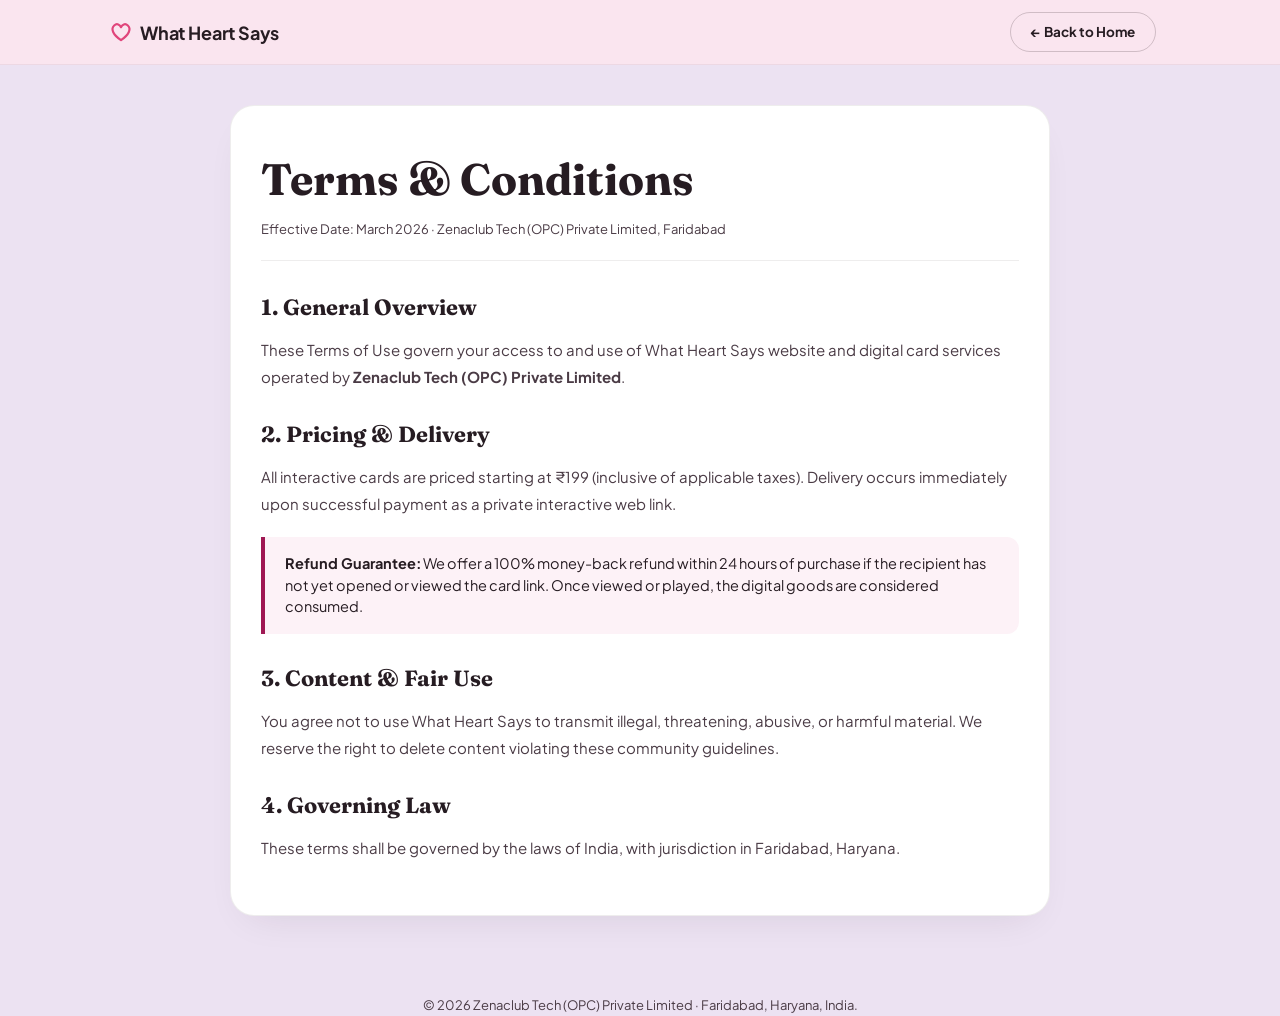
<file: terms.html>
<!DOCTYPE html>
<html lang="en">
<head>
  <meta charset="utf-8"/>
  <meta name="viewport" content="width=device-width, initial-scale=1"/>
  <title>Terms & Conditions · What Heart Says</title>
  <meta name="description" content="Terms and Conditions of Use for What Heart Says digital cards and interactive experiences."/>
  <link rel="canonical" href="https://www.whatheartsays.com/terms"/>
  <link rel="icon" href="favicon.svg" type="image/svg+xml"/>
  
  <!-- Route-specific Open Graph / Twitter Cards -->
  <meta property="og:title" content="Terms & Conditions · What Heart Says"/>
  <meta property="og:description" content="Terms and Conditions of Use for What Heart Says digital cards."/>
  <meta property="og:url" content="https://www.whatheartsays.com/terms"/>
  <meta property="og:site_name" content="What Heart Says"/>
  <meta property="og:locale" content="en_IN"/>
  <meta property="og:image" content="https://www.whatheartsays.com/opengraph-image"/>
  <meta property="og:type" content="website"/>
  <meta name="twitter:card" content="summary_large_image"/>
  <meta name="twitter:title" content="Terms & Conditions · What Heart Says"/>
  <meta name="twitter:description" content="Terms and Conditions of Use for What Heart Says digital cards."/>
  <meta name="twitter:image" content="https://www.whatheartsays.com/opengraph-image"/>

  <link rel="stylesheet" href="styles.css"/>
  <style>
    .legal-container {
      max-width: 820px;
      margin: 40px auto 80px;
      padding: 40px 30px;
      background: #fff;
      border-radius: 24px;
      box-shadow: 0 16px 40px -20px rgba(38,28,34,.12);
      border: 1px solid rgba(38,28,34,.08);
      font-family: var(--mhc-body);
      color: var(--mhc-ink);
    }
    .legal-container h1 {
      font-family: var(--mhc-display);
      font-size: clamp(32px, 5vw, 44px);
      margin-bottom: 8px;
    }
    .legal-meta {
      font-size: 13px;
      color: var(--mhc-ink-2);
      margin-bottom: 30px;
      padding-bottom: 20px;
      border-bottom: 1px solid rgba(38,28,34,.08);
    }
    .legal-container h2 {
      font-family: var(--mhc-display);
      font-size: 22px;
      margin: 28px 0 12px;
      color: var(--mhc-ink);
    }
    .legal-container p, .legal-container li {
      font-size: 15px;
      line-height: 1.8;
      color: var(--mhc-ink-2);
      margin-bottom: 14px;
    }
    .trust-callout {
      background: #fdf2f7;
      border-left: 4px solid var(--mhc-magenta);
      padding: 16px 20px;
      border-radius: 0 12px 12px 0;
      margin: 20px 0;
      font-size: 14.5px;
    }
  </style>
</head>
<body style="background: var(--mhc-lavender);">

  <nav class="mhc-navbar">
    <div class="nav-container">
      <a class="brand-link" href="index.html">
        <svg width="22" height="20" viewBox="0 0 24 22" aria-hidden="true">
          <path d="M12 20 C 3 14, 0.5 7.5, 4.5 3.8 c 3.1-2.9 6.2-.8 7.5 1.9 1.3-2.7 4.4-4.8 7.5-1.9 4 3.7 1.5 10.2 -7.5 16.2z" fill="none" stroke="#E0457B" stroke-width="2.4" stroke-linejoin="round"></path>
        </svg>
        <span class="brand-text">What Heart Says</span>
      </a>
      <a href="index.html" class="nav-cta" style="background: transparent; color: var(--mhc-ink); border: 1.5px solid rgba(38,28,34,.2); box-shadow: none;">← Back to Home</a>
    </div>
  </nav>

  <main class="legal-container">
    <h1>Terms & Conditions</h1>
    <div class="legal-meta">Effective Date: March 2026 · Zenaclub Tech (OPC) Private Limited, Faridabad</div>

    <h2>1. General Overview</h2>
    <p>These Terms of Use govern your access to and use of What Heart Says website and digital card services operated by <strong>Zenaclub Tech (OPC) Private Limited</strong>.</p>

    <h2>2. Pricing & Delivery</h2>
    <p>All interactive cards are priced starting at ₹199 (inclusive of applicable taxes). Delivery occurs immediately upon successful payment as a private interactive web link.</p>

    <div class="trust-callout">
      <strong>Refund Guarantee:</strong> We offer a 100% money-back refund within 24 hours of purchase if the recipient has not yet opened or viewed the card link. Once viewed or played, the digital goods are considered consumed.
    </div>

    <h2>3. Content & Fair Use</h2>
    <p>You agree not to use What Heart Says to transmit illegal, threatening, abusive, or harmful material. We reserve the right to delete content violating these community guidelines.</p>

    <h2>4. Governing Law</h2>
    <p>These terms shall be governed by the laws of India, with jurisdiction in Faridabad, Haryana.</p>
  </main>

  <footer class="mhc-footer">
    <div style="max-width:1100px;margin:0 auto;text-align:center;font-size:13px;color:var(--mhc-ink-2)">
      © 2026 Zenaclub Tech (OPC) Private Limited · Faridabad, Haryana, India.
    </div>
  </footer>

</body>
</html>
</file>
<file: styles.css>
@import url('https://fonts.googleapis.com/css2?family=Caveat:wght@500;600;700&family=DM+Serif+Display:ital@0;1&family=Figtree:ital,wght@0,400;0,500;0,600;0,700;1,400&family=Fraunces:ital,opsz,wght@0,9..144,300;0,9..144,400;0,9..144,500;0,9..144,600;0,9..144,700;1,9..144,400;1,9..144,500;1,9..144,600&family=Fredoka:wght@500;600;700&family=Inter:wght@400;500;600;700&family=Plus+Jakarta+Sans:wght@400;500;600;700&family=Shantell+Sans:wght@400;500;600;700&display=swap');

:root {
  --display: 'Fraunces', ui-serif, Georgia, serif;
  --body: 'Plus Jakarta Sans', system-ui, -apple-system, sans-serif;
  --hand: 'Caveat', cursive;
  --fun: 'Fredoka', cursive, system-ui;
  --mhc-display: 'Fraunces', ui-serif, Georgia, serif;
  --mhc-body: 'Plus Jakarta Sans', system-ui, -apple-system, sans-serif;
  --mhc-script: 'Caveat', cursive;

  /* Theme Tokens from screenshots */
  --mhc-pink-bg: #F8DCE8;
  --mhc-pink-bg-2: #F3CADF;
  --mhc-nav-bg: #FBE5EF;
  --mhc-lavender: #ECE2F2;
  --mhc-card: #FFFFFF;
  --mhc-ink: #261C22;
  --mhc-ink-2: #4A3B45;
  --mhc-magenta: #9F1853;
  --mhc-magenta-hover: #881245;
  --mhc-magenta-soft: #D94680;
  --mhc-star: #F59E0B;
  --mhc-pill-bg: #FBEFF4;
  --mhc-pill-border: rgba(159, 24, 83, 0.12);

  /* Builder Dark Starry Canvas */
  --space-bg: #120D1B;
  --space-card: #FFFFFF;
}

*, *::before, *::after {
  box-sizing: border-box;
  margin: 0;
  padding: 0;
}

html {
  scroll-behavior: smooth;
  -webkit-text-size-adjust: 100%;
}

body {
  font-family: var(--mhc-body);
  color: var(--mhc-ink);
  background-color: var(--mhc-lavender);
  line-height: 1.5;
  overflow-x: hidden;
  -webkit-font-smoothing: antialiased;
}

a {
  color: inherit;
  text-decoration: none;
}

button {
  border: none;
  background: transparent;
  cursor: pointer;
  font: inherit;
}

/* ─── Top Notification Banner ─── */
.top-notice-bar {
  background: #F8E2EC;
  border-bottom: 1px solid rgba(159, 24, 83, 0.08);
  padding: 8px 16px;
  font-size: 13px;
  font-weight: 600;
  color: var(--mhc-ink);
  text-align: center;
  display: flex;
  align-items: center;
  justify-content: center;
  gap: 8px;
}

.top-notice-bar a {
  color: var(--mhc-magenta);
  font-weight: 700;
  text-decoration: underline;
}

/* ─── Navigation ─── */
nav.mhc-navbar {
  position: sticky;
  top: 0;
  z-index: 50;
  background: rgba(251, 229, 239, 0.95);
  backdrop-filter: blur(12px);
  -webkit-backdrop-filter: blur(12px);
  border-bottom: 1px solid rgba(38, 28, 34, 0.06);
}

.nav-container {
  max-width: 1100px;
  margin: 0 auto;
  display: flex;
  align-items: center;
  justify-content: space-between;
  padding: 12px 20px;
}

.brand-link {
  display: inline-flex;
  align-items: center;
  gap: 8px;
  white-space: nowrap;
}

.brand-text {
  font-weight: 700;
  font-size: 18px;
  letter-spacing: -0.01em;
  color: var(--mhc-ink);
}

.nav-cta {
  margin-left: auto;
  margin-right: 14px;
  display: inline-flex;
  align-items: center;
  background: var(--mhc-magenta);
  color: #fff;
  padding: 9px 20px;
  border-radius: 999px;
  font-weight: 700;
  font-size: 13.5px;
  white-space: nowrap;
  box-shadow: 0 8px 20px -8px rgba(159, 24, 83, 0.6);
  transition: transform 0.2s ease, background 0.2s ease;
}

.nav-cta:hover {
  background: var(--mhc-magenta-hover);
  transform: translateY(-1px);
}

.menu-trigger {
  display: inline-flex;
  align-items: center;
  justify-content: center;
  width: 40px;
  height: 40px;
}

.mhc-menu {
  position: absolute;
  top: calc(100% + 10px);
  right: 0;
  width: min(260px, calc(100vw - 32px));
  background: #fff;
  border: 1px solid rgba(38,28,34,.08);
  border-radius: 16px;
  box-shadow: 0 18px 40px -18px rgba(38,28,34,.35);
  padding: 10px;
  opacity: 0;
  visibility: hidden;
  transform: translateY(-6px);
  transition: all .25s cubic-bezier(.22,1,.36,1);
  z-index: 60;
}

.mhc-menu.open {
  opacity: 1;
  visibility: visible;
  transform: translateY(0);
}

.mhc-menu a {
  display: flex;
  align-items: center;
  gap: 10px;
  padding: 11px 12px;
  border-radius: 10px;
  font-size: 14px;
  font-weight: 600;
  color: var(--mhc-ink);
  transition: background .15s ease;
}

.mhc-menu a:hover {
  background: #FBF0F6;
}

.mhc-menu-divider {
  height: 1px;
  background: rgba(38,28,34,.08);
  margin: 6px 8px;
}

/* ─── Hero Section (Exact Screenshot 1) ─── */
.hero-section {
  position: relative;
  background: linear-gradient(180deg, var(--mhc-pink-bg) 0%, var(--mhc-pink-bg-2) 100%);
  overflow: hidden;
}

.hero-container {
  max-width: 800px;
  margin: 0 auto;
  padding: 56px 24px 34px;
  display: flex;
  flex-direction: column;
  align-items: center;
  text-align: center;
  position: relative;
}

.hero-subtitle {
  font-size: 11.5px;
  font-weight: 700;
  letter-spacing: 0.16em;
  text-transform: uppercase;
  color: var(--mhc-magenta);
  margin-bottom: 20px;
}

.hero-title {
  font-family: var(--mhc-display);
  font-weight: 500;
  font-size: clamp(42px, 6.8vw, 66px);
  letter-spacing: -0.02em;
  line-height: 1.1;
  color: var(--mhc-ink);
  margin-bottom: 20px;
}

.hero-title em {
  font-style: italic;
  color: var(--mhc-magenta);
}

.hero-desc {
  font-size: 17px;
  line-height: 1.6;
  color: var(--mhc-ink-2);
  max-width: 500px;
  margin-bottom: 30px;
}

.hero-pill-grid {
  display: grid;
  grid-template-columns: repeat(2, minmax(0, 1fr));
  gap: 12px;
  width: 100%;
  max-width: 440px;
}

.mhc-hero-pill {
  display: flex;
  align-items: center;
  gap: 10px;
  padding: 15px 18px;
  border-radius: 18px;
  background: #FBEFF4;
  border: 1px solid rgba(159, 24, 83, 0.14);
  font-size: 14.5px;
  font-weight: 700;
  color: var(--mhc-ink);
  box-shadow: 0 4px 14px -6px rgba(159, 24, 83, 0.15);
  transition: transform .25s ease, box-shadow .25s ease;
  cursor: pointer;
}

.mhc-hero-pill:hover {
  transform: translateY(-2px);
  box-shadow: 0 10px 24px -10px rgba(159, 24, 83, 0.4);
}

.mhc-hero-pill.primary {
  background: var(--mhc-magenta);
  color: #fff;
  border-color: var(--mhc-magenta);
  box-shadow: 0 12px 28px -10px rgba(159, 24, 83, 0.7);
}

.hero-tagline {
  font-size: 13.5px;
  color: var(--mhc-ink-2);
  margin-top: 18px;
  font-weight: 600;
}

.hero-cue-link {
  margin-top: 24px;
  display: inline-flex;
  flex-direction: column;
  align-items: center;
  gap: 4px;
  font-size: 12.5px;
  font-weight: 700;
  color: var(--mhc-magenta);
  animation: hero-cue 2.2s ease-in-out infinite;
}

.scallop-divider {
  height: 40px;
  background: radial-gradient(circle 40px at 40px 40px, var(--mhc-lavender) 39.5px, transparent 40.5px);
  background-size: 80px 40px;
  background-repeat: repeat-x;
  background-position: center bottom;
}

/* ─── Demo Section (Screenshot 2) ─── */
.demo-section {
  background: var(--mhc-lavender);
  padding: 44px 20px 36px;
}

.demo-tabs {
  display: flex;
  gap: 8px;
  margin-bottom: 24px;
  background: rgba(255, 255, 255, 0.6);
  border: 1px solid rgba(38, 28, 34, 0.08);
  border-radius: 999px;
  padding: 5px;
}

.demo-tab {
  display: inline-flex;
  align-items: center;
  gap: 6px;
  padding: 8px 16px;
  border-radius: 999px;
  font-size: 13.5px;
  font-weight: 700;
  color: var(--mhc-ink-2);
  transition: all .2s ease;
}

.demo-tab.on {
  background: var(--mhc-magenta);
  color: #fff;
  box-shadow: 0 8px 18px -6px rgba(159, 24, 83, 0.6);
}

/* Realistic Smartphone Bezel */
.phone-mockup {
  width: 310px;
  height: 640px;
  background: #090508;
  border-radius: 46px;
  padding: 10px;
  position: relative;
  box-shadow: 0 1px 0 rgba(255,255,255,.1) inset,
              0 0 0 2px rgba(0,0,0,.6),
              0 40px 80px -20px rgba(159,24,83,.4),
              0 25px 40px -20px rgba(31,20,22,.3);
}

.phone-notch {
  position: absolute;
  top: 16px;
  left: 50%;
  transform: translateX(-50%);
  width: 90px;
  height: 24px;
  background: #090508;
  border-radius: 14px;
  z-index: 10;
  display: flex;
  align-items: center;
  justify-content: center;
  gap: 6px;
}

.phone-notch-camera {
  width: 8px;
  height: 8px;
  border-radius: 50%;
  background: #171116;
}

.phone-screen {
  width: 100%;
  height: 100%;
  border-radius: 36px;
  overflow: hidden;
  position: relative;
  background: #190E1D;
}

.phone-screen iframe {
  width: 100%;
  height: 100%;
  border: none;
  display: block;
}

/* ─── Experience Tiles (Screenshot 3) ─── */
.experiences-section {
  background: var(--mhc-lavender);
  padding: 20px 20px 60px;
}

.mhc-exp-grid {
  display: grid;
  grid-template-columns: 1fr;
  gap: 24px;
  max-width: 560px;
  margin: 0 auto;
}

@media (min-width: 900px) {
  .mhc-exp-grid {
    grid-template-columns: 1fr 1fr;
    max-width: 1000px;
  }
}

.exp-tile {
  background: #FFFFFF;
  border-radius: 24px;
  overflow: hidden;
  box-shadow: 0 14px 36px -20px rgba(38,28,34,.16);
  border: 1px solid rgba(38,28,34,.06);
  display: flex;
  flex-direction: column;
  transition: transform .3s ease, box-shadow .3s ease;
  cursor: pointer;
}

.exp-tile:hover {
  transform: translateY(-4px);
  box-shadow: 0 24px 48px -20px rgba(159,24,83,.3);
}

.exp-art {
  height: 168px;
  position: relative;
  overflow: hidden;
  display: flex;
  align-items: center;
  justify-content: center;
}

.exp-content {
  padding: 24px;
  display: flex;
  flex-direction: column;
  flex: 1;
}

.exp-title {
  font-family: var(--mhc-display);
  font-size: 24px;
  font-weight: 600;
  color: var(--mhc-ink);
  margin-bottom: 8px;
  display: flex;
  align-items: center;
  gap: 8px;
}

.exp-description {
  font-size: 14.5px;
  line-height: 1.65;
  color: var(--mhc-ink-2);
  margin-bottom: 18px;
  flex: 1;
}

.exp-footer {
  display: flex;
  align-items: center;
  justify-content: space-between;
  gap: 10px;
}

.exp-chip {
  display: inline-flex;
  align-items: center;
  font-size: 12px;
  font-weight: 700;
  color: var(--mhc-ink-2);
  background: #F7EFF4;
  border: 1px solid rgba(38,28,34,.08);
  border-radius: 999px;
  padding: 5px 12px;
}

.exp-action-btn {
  display: inline-flex;
  align-items: center;
  gap: 6px;
  font-size: 14px;
  font-weight: 700;
  color: #fff;
  background: var(--mhc-magenta);
  padding: 10px 20px;
  border-radius: 999px;
  box-shadow: 0 10px 22px -10px rgba(159,24,83,.6);
  transition: background .2s ease;
}

.exp-action-btn:hover {
  background: var(--mhc-magenta-hover);
}

/* ─── How it Works (Screenshot 4) ─── */
.hiw-card-wrapper {
  max-width: 1000px;
  margin: 0 auto;
  background: #F5E5EF;
  border-radius: 32px;
  padding: 48px 32px;
}

.hiw-grid {
  display: grid;
  grid-template-columns: 1fr;
  gap: 18px;
}

@media (min-width: 860px) {
  .hiw-grid {
    grid-template-columns: 1fr 1fr 1fr;
  }
}

.hiw-step-item {
  background: #FFFFFF;
  border-radius: 22px;
  padding: 30px 24px;
  text-align: center;
  box-shadow: 0 10px 24px -14px rgba(38,28,34,.12);
}

.hiw-step-badge {
  width: 44px;
  height: 44px;
  border-radius: 50%;
  background: var(--mhc-magenta);
  color: #fff;
  font-weight: 700;
  font-size: 18px;
  display: flex;
  align-items: center;
  justify-content: center;
  margin: 0 auto 14px;
}

/* ─── Final CTA Banner (Screenshot 5) ─── */
.final-cta-box {
  max-width: 1000px;
  margin: 0 auto;
  padding: 60px 32px;
  border-radius: 32px;
  background: #9F1853;
  color: #fff;
  text-align: center;
  position: relative;
  overflow: hidden;
  box-shadow: 0 28px 60px -24px rgba(159,24,83,.5);
}

.final-cta-heading {
  font-family: var(--mhc-display);
  font-size: clamp(32px, 5.5vw, 50px);
  margin-bottom: 12px;
}

.fcta-btn {
  display: inline-flex;
  align-items: center;
  gap: 8px;
  background: #FFFFFF;
  color: var(--mhc-magenta);
  padding: 16px 36px;
  border-radius: 999px;
  font-weight: 700;
  font-size: 16px;
  box-shadow: 0 12px 28px -10px rgba(0,0,0,.25);
  transition: transform .2s ease;
}

.fcta-btn:hover {
  transform: translateY(-2px);
}

/* ─── Builder Flow Pages (Screenshots 6, 7, 8) ─── */
.builder-body {
  background: #110B18;
  color: #fff;
  min-height: 100vh;
  display: flex;
  flex-direction: column;
  align-items: center;
  padding: 24px 16px 60px;
  position: relative;
}

.builder-space-stars {
  position: absolute;
  inset: 0;
  pointer-events: none;
  background-image: 
    radial-gradient(1.5px 1.5px at 15% 20%, #F88FC0, transparent),
    radial-gradient(1.5px 1.5px at 85% 15%, #F59E0B, transparent),
    radial-gradient(2px 2px at 70% 65%, #60A5FA, transparent),
    radial-gradient(1.5px 1.5px at 30% 75%, #F472B6, transparent),
    radial-gradient(2px 2px at 10% 85%, #FBBF24, transparent);
  background-size: 100% 100%;
}

.builder-back-btn {
  position: absolute;
  top: 24px;
  left: 24px;
  width: 42px;
  height: 42px;
  border-radius: 50%;
  background: #fff;
  color: #110B18;
  display: flex;
  align-items: center;
  justify-content: center;
  font-size: 18px;
  font-weight: 700;
  box-shadow: 0 4px 14px rgba(0,0,0,.4);
  cursor: pointer;
  z-index: 20;
}

.builder-stickers-badge {
  display: flex;
  flex-direction: column;
  align-items: center;
  gap: 2px;
  margin-bottom: 24px;
  font-family: var(--fun);
}

.sticker-pill {
  padding: 6px 18px;
  border-radius: 12px;
  font-weight: 800;
  font-size: 16px;
  letter-spacing: 0.04em;
  text-transform: uppercase;
  color: #110B18;
  box-shadow: 0 6px 16px rgba(0,0,0,.35);
}

.sticker-yellow { background: #FFD43B; transform: rotate(-2deg); }
.sticker-orange { background: #F78361; transform: rotate(1.5deg); }
.sticker-blue { background: #74C0FC; transform: rotate(-1deg); }

.builder-white-card {
  background: #FFFFFF;
  color: #110B18;
  border-radius: 28px;
  padding: 36px 30px;
  max-width: 480px;
  width: 100%;
  box-shadow: 0 24px 60px -20px rgba(0,0,0,.6);
  text-align: center;
  position: relative;
  z-index: 10;
}

.builder-card-title {
  font-family: var(--mhc-display);
  font-size: 26px;
  font-weight: 600;
  margin-bottom: 8px;
}

.builder-card-sub {
  font-size: 14px;
  color: #6C5E67;
  margin-bottom: 24px;
}

.builder-pink-input {
  width: 100%;
  padding: 14px 18px;
  border-radius: 16px;
  border: 1.5px solid #F091BE;
  font-size: 16px;
  font-family: inherit;
  color: #110B18;
  outline: none;
  background: #fff;
  transition: border-color .2s, box-shadow .2s;
  text-align: left;
}

.builder-pink-input:focus {
  border-color: var(--mhc-magenta);
  box-shadow: 0 0 0 4px rgba(159, 24, 83, 0.12);
}

.builder-msg-group {
  text-align: left;
  margin-bottom: 16px;
}

.builder-msg-label {
  display: block;
  font-size: 12.5px;
  font-weight: 700;
  color: #6C5E67;
  margin-bottom: 6px;
}

.builder-textarea {
  width: 100%;
  padding: 14px 16px;
  border-radius: 14px;
  border: 1.5px solid #E6D2DD;
  font-size: 14.5px;
  line-height: 1.6;
  font-family: inherit;
  color: #110B18;
  resize: vertical;
  min-height: 100px;
  outline: none;
}

.builder-primary-btn {
  width: 100%;
  background: #D94680;
  color: #fff;
  padding: 15px;
  border-radius: 999px;
  font-weight: 700;
  font-size: 16px;
  box-shadow: 0 12px 28px -10px rgba(217, 70, 128, 0.7);
  margin-top: 20px;
  cursor: pointer;
  transition: background .2s ease, transform .2s ease;
}

.builder-primary-btn:hover {
  background: #C4346E;
  transform: translateY(-1px);
}

/* ─── Step 3 Preview & Style Picker (Screenshot 8) ─── */
.style-picker-row {
  display: flex;
  gap: 12px;
  justify-content: center;
  margin: 20px 0;
}

.style-picker-btn {
  background: #251B2E;
  border: 2px solid transparent;
  border-radius: 16px;
  padding: 12px 18px;
  color: #fff;
  cursor: pointer;
  text-align: center;
  transition: all .2s ease;
}

.style-picker-btn.active {
  background: #FFF0F6;
  border-color: #D94680;
  color: #110B18;
}

.value-chips-row {
  display: flex;
  gap: 8px;
  justify-content: center;
  margin: 20px 0;
  max-width: 600px;
  width: 100%;
  flex-wrap: wrap;
}

.value-chip-card {
  background: #40C0A2;
  color: #0A3228;
  border-radius: 14px;
  padding: 10px 14px;
  text-align: center;
  font-size: 12px;
  font-weight: 700;
  flex: 1;
  min-width: 130px;
}

.value-chip-card span {
  display: block;
  font-size: 10.5px;
  font-weight: 500;
  opacity: 0.9;
  margin-top: 2px;
}

.pricing-strip {
  display: flex;
  align-items: center;
  justify-content: center;
  gap: 10px;
  font-size: 15px;
  font-weight: 700;
  margin: 16px 0;
}

.original-price {
  text-decoration: line-through;
  color: #9C8C96;
}

.deal-price {
  font-size: 26px;
  font-weight: 800;
  color: #fff;
}

.discount-badge {
  background: #00D084;
  color: #0A3228;
  font-size: 11.5px;
  font-weight: 800;
  padding: 3px 8px;
  border-radius: 6px;
}

.trust-badges-row {
  display: flex;
  align-items: center;
  justify-content: center;
  gap: 16px;
  font-size: 12px;
  color: #B9A8B5;
  margin-top: 14px;
}

/* Animations */
@keyframes hero-cue {
  0%, 100% { transform: translateY(0); }
  50% { transform: translateY(5px); }
}

@keyframes exp-flick {
  0%, 100% { transform: translateX(-50%) scale(1) rotate(-2deg); }
  50% { transform: translateX(-50%) scale(1.15) rotate(3deg); }
}

@keyframes exp-conf {
  0% { transform: translateY(-8px) rotate(0); opacity: 0; }
  15% { opacity: .9; }
  100% { transform: translateY(150px) rotate(240deg); opacity: 0; }
}

@keyframes exp-yes-pulse {
  0%, 100% { box-shadow: 0 0 0 4px rgba(159,24,83,.2); }
  50% { box-shadow: 0 0 0 9px rgba(159,24,83,.05); }
}

@keyframes exp-no-hop {
  0%, 26% { transform: translate(0,0) rotate(0); }
  33%, 56% { transform: translate(30px,-12px) rotate(-11deg); }
  63%, 86% { transform: translate(-12px,8px) rotate(8deg); }
  93%, 100% { transform: translate(0,0) rotate(0); }
}

@keyframes exp-seal {
  0%, 100% { transform: translate(-50%,-50%) scale(1); }
  14% { transform: translate(-50%,-50%) scale(1.16); }
  28% { transform: translate(-50%,-50%) scale(1); }
  42% { transform: translate(-50%,-50%) scale(1.09); }
}

/* ─── Billion-Dollar Ultra UI Elements ─── */
.currency-selector-wrap {
  display: inline-flex;
  align-items: center;
  background: rgba(255, 255, 255, 0.7);
  border: 1px solid rgba(159, 24, 83, 0.15);
  border-radius: 999px;
  padding: 4px 10px;
  gap: 6px;
  font-size: 13px;
  font-weight: 700;
  color: var(--mhc-ink);
  backdrop-filter: blur(8px);
}
.currency-selector-wrap select {
  background: transparent;
  border: none;
  font-weight: 700;
  color: var(--mhc-magenta);
  cursor: pointer;
  outline: none;
  font-size: 13px;
}

/* Live Social Proof Toast */
.whs-social-toast {
  position: fixed;
  bottom: 24px;
  left: 24px;
  background: rgba(26, 12, 23, 0.94);
  color: #fff;
  border: 1px solid rgba(255, 92, 168, 0.25);
  padding: 12px 18px;
  border-radius: 18px;
  display: flex;
  align-items: center;
  gap: 12px;
  box-shadow: 0 16px 36px -10px rgba(0, 0, 0, 0.5), 0 0 20px rgba(255, 92, 168, 0.2);
  z-index: 9999;
  transform: translateY(120px) scale(0.9);
  opacity: 0;
  pointer-events: none;
  transition: all 0.4s cubic-bezier(0.175, 0.885, 0.32, 1.275);
  max-width: 380px;
  backdrop-filter: blur(16px);
}
.whs-social-toast.visible {
  transform: translateY(0) scale(1);
  opacity: 1;
  pointer-events: auto;
}
.toast-avatar {
  font-size: 24px;
  width: 40px;
  height: 40px;
  border-radius: 50%;
  background: rgba(255, 92, 168, 0.15);
  display: flex;
  align-items: center;
  justify-content: center;
  border: 1px solid rgba(255, 92, 168, 0.3);
}
.toast-content {
  display: flex;
  flex-direction: column;
}
.toast-title {
  font-size: 13.5px;
  font-weight: 700;
  color: #FFE3F1;
}
.toast-desc {
  font-size: 12px;
  color: #B9A8B5;
}
.toast-time {
  font-size: 10.5px;
  color: #FF5CA8;
  font-weight: 600;
  margin-left: auto;
  white-space: nowrap;
}

/* AI HeartWriter Bar */
.ai-heartwriter-box {
  background: linear-gradient(135deg, rgba(255, 92, 168, 0.08), rgba(159, 24, 83, 0.04));
  border: 1px dashed rgba(255, 92, 168, 0.35);
  border-radius: 16px;
  padding: 14px 16px;
  margin-bottom: 20px;
}
.ai-heartwriter-header {
  display: flex;
  align-items: center;
  justify-content: space-between;
  margin-bottom: 10px;
}
.ai-heartwriter-badge {
  display: inline-flex;
  align-items: center;
  gap: 6px;
  font-size: 12px;
  font-weight: 800;
  text-transform: uppercase;
  letter-spacing: 0.08em;
  color: var(--mhc-magenta);
}
.ai-tone-chips {
  display: flex;
  flex-wrap: wrap;
  gap: 8px;
}
.ai-tone-chip {
  background: #fff;
  border: 1px solid rgba(159, 24, 83, 0.18);
  padding: 6px 12px;
  border-radius: 999px;
  font-size: 12.5px;
  font-weight: 600;
  color: var(--mhc-ink-2);
  cursor: pointer;
  transition: all 0.2s ease;
}
.ai-tone-chip:hover {
  border-color: var(--mhc-magenta);
  color: var(--mhc-magenta);
  background: #FFF5F9;
  transform: translateY(-1px);
}

/* Keepsake Upsell Cards */
.keepsake-options-grid {
  display: grid;
  grid-template-columns: repeat(auto-fit, minmax(200px, 1fr));
  gap: 12px;
  margin: 18px 0;
}
.keepsake-card {
  border: 1.5px solid rgba(255, 255, 255, 0.12);
  border-radius: 16px;
  padding: 14px;
  background: rgba(255, 255, 255, 0.04);
  cursor: pointer;
  display: flex;
  flex-direction: column;
  transition: all 0.2s ease;
  position: relative;
}
.keepsake-card.selected {
  border-color: #FF5CA8;
  background: rgba(255, 92, 168, 0.12);
}
.keepsake-header {
  display: flex;
  align-items: center;
  justify-content: space-between;
  margin-bottom: 6px;
  font-weight: 700;
  font-size: 13.5px;
  color: #fff;
}
.keepsake-desc {
  font-size: 11.5px;
  color: #C4A8C0;
  line-height: 1.4;
}
.keepsake-price {
  color: #FF5CA8;
  font-weight: 800;
  font-size: 12.5px;
}
</file>
